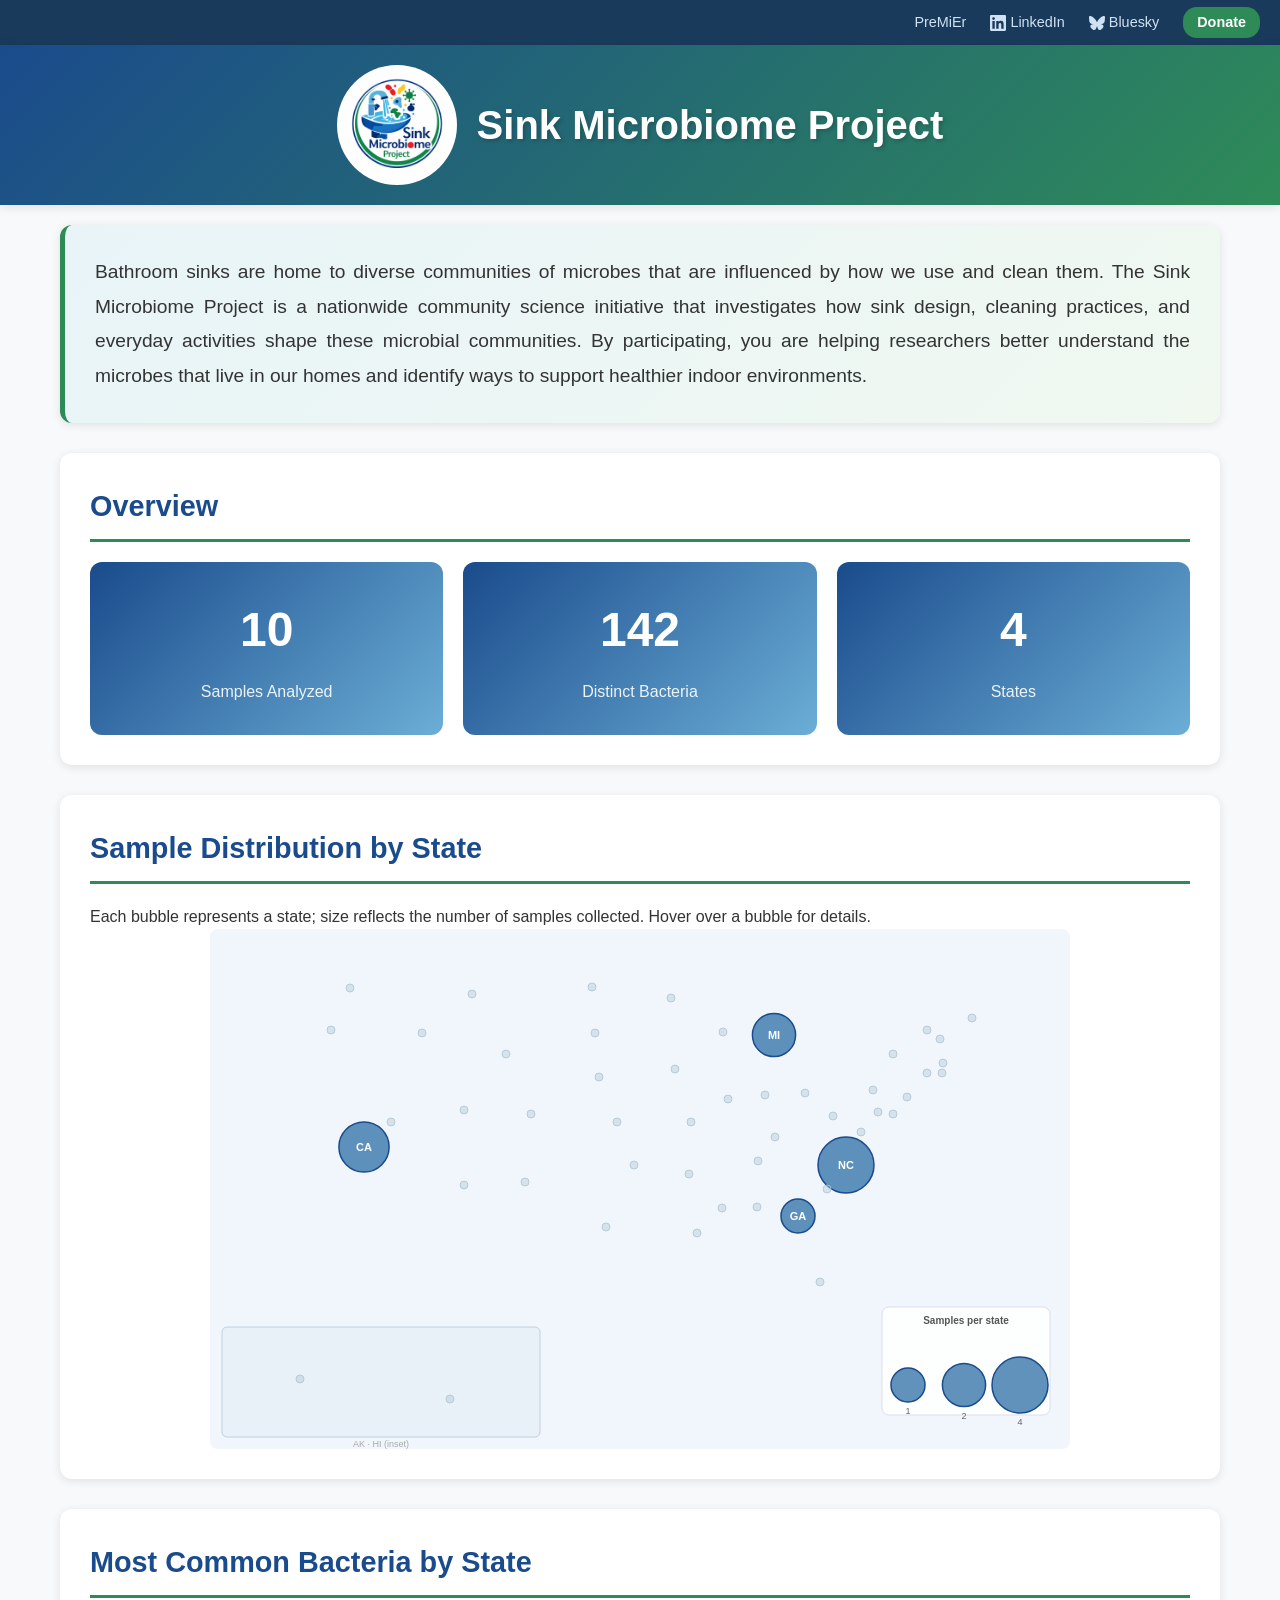
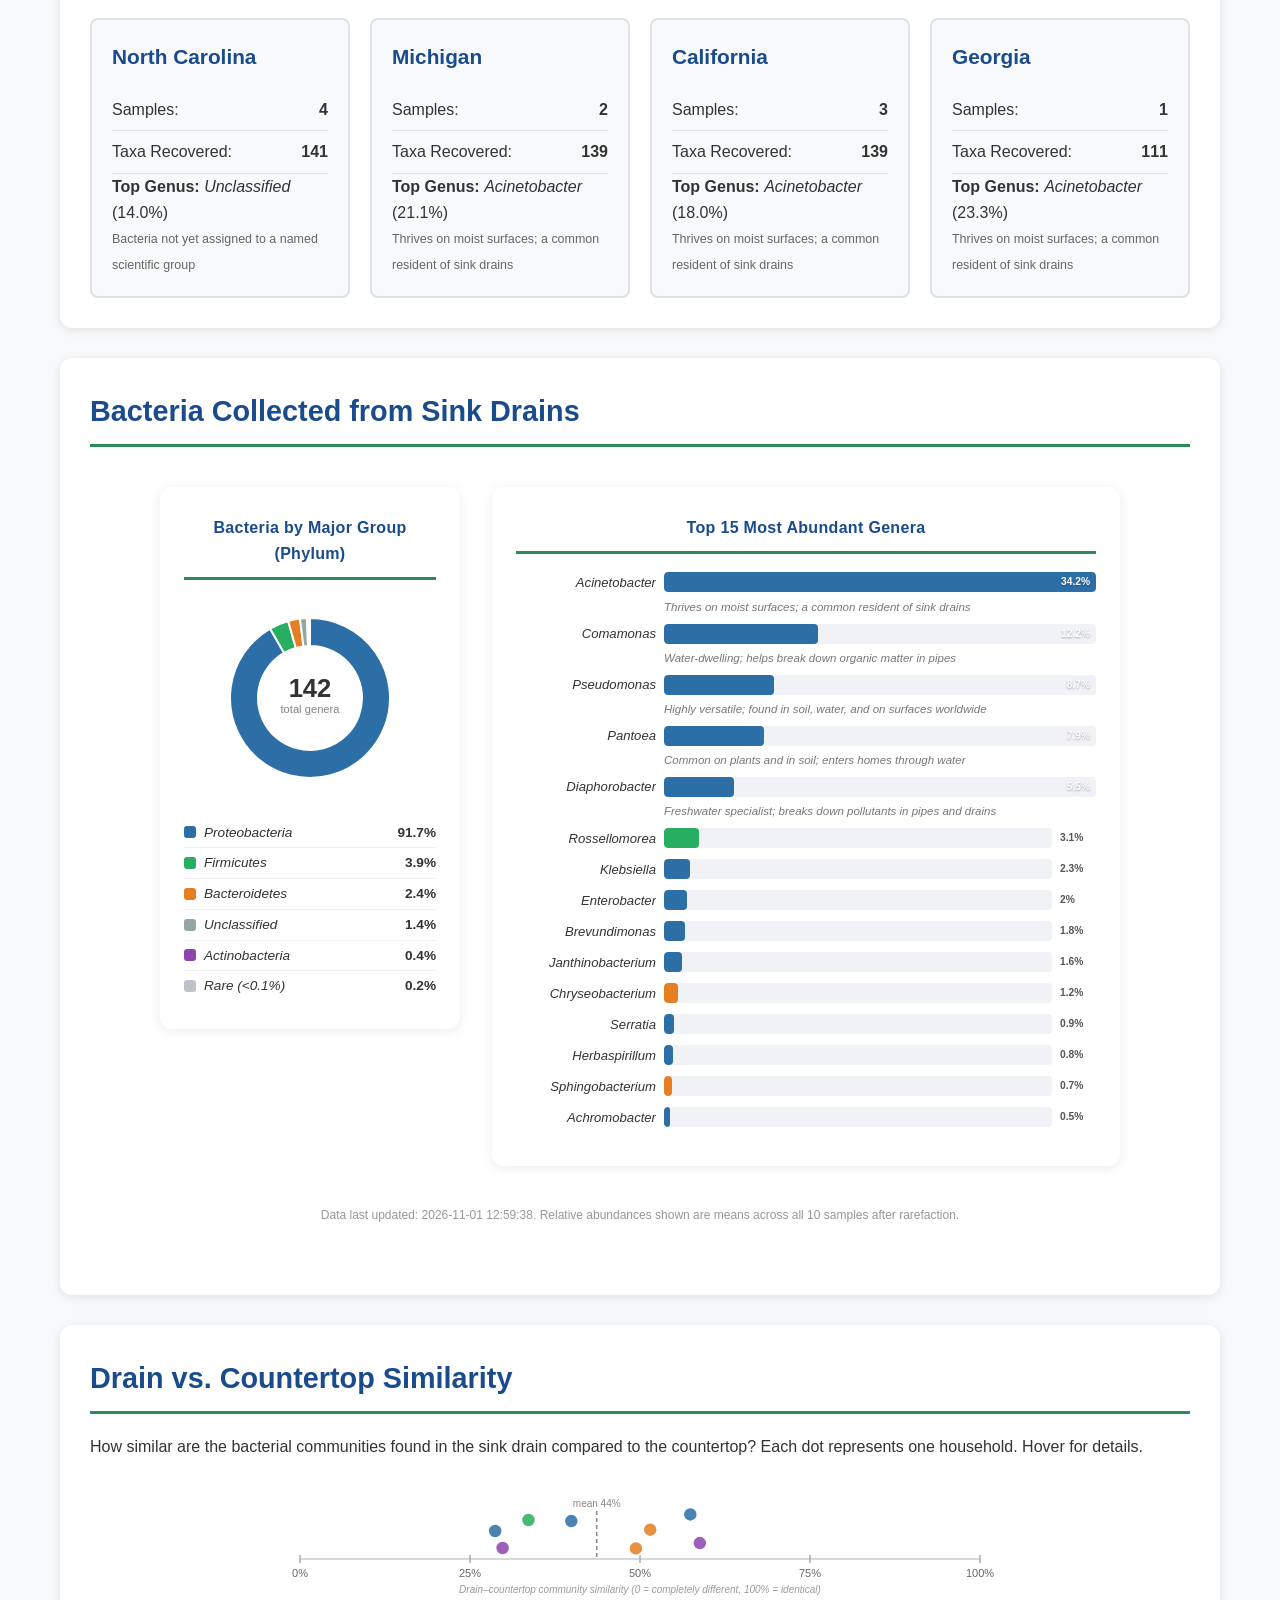
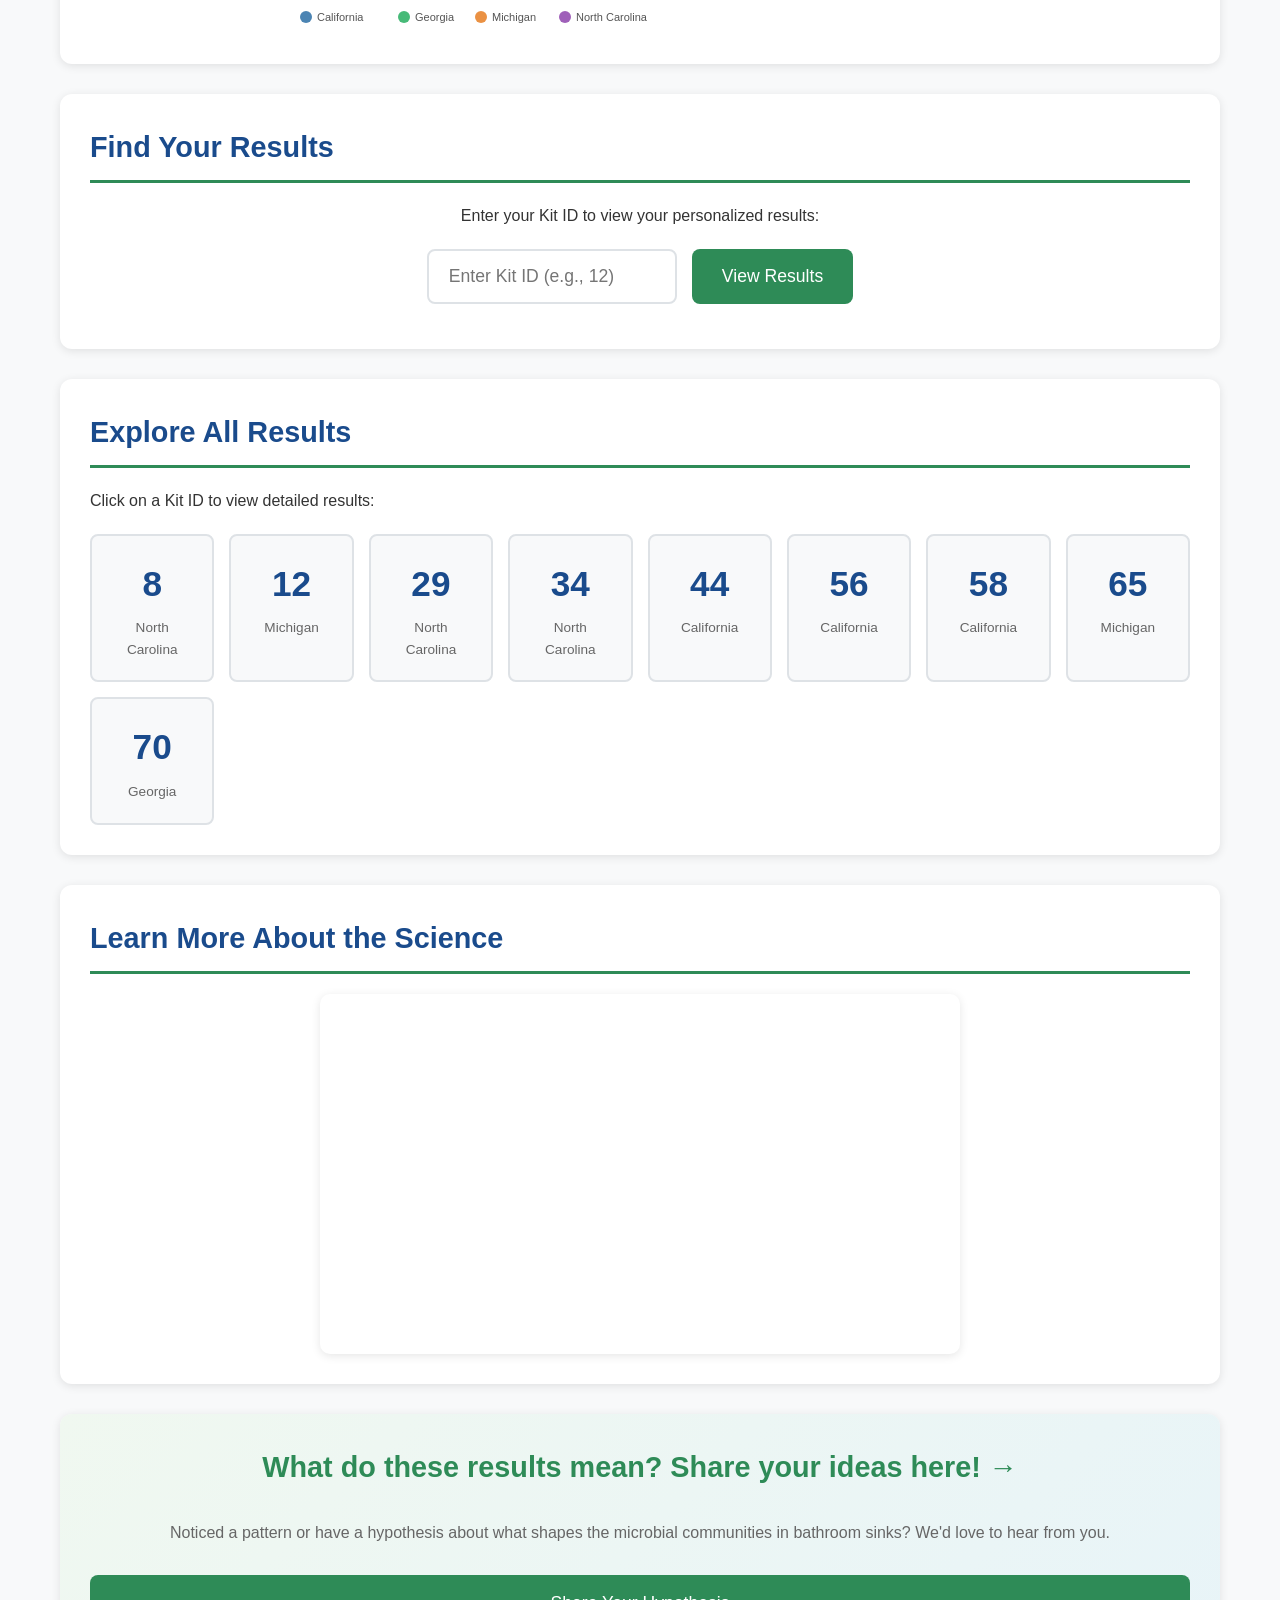
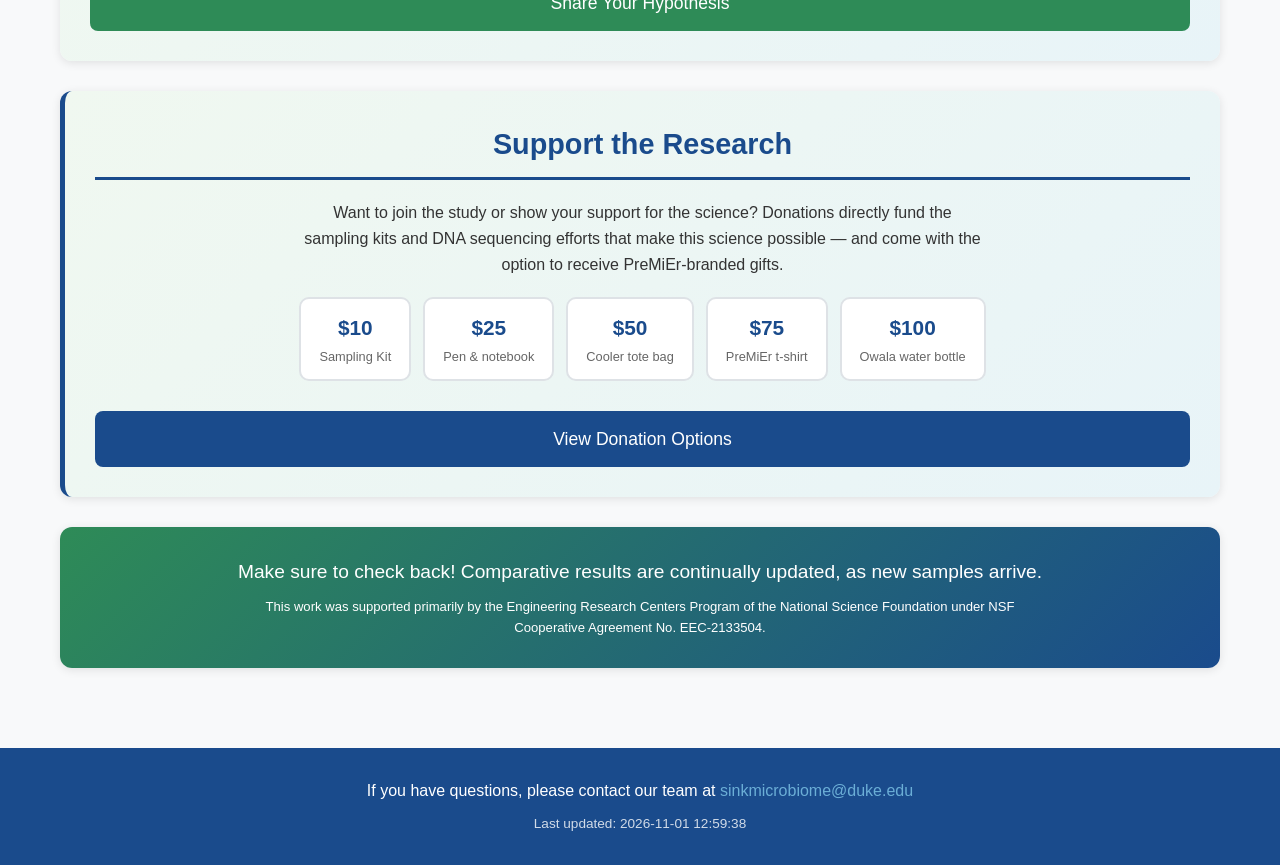
<file: index.html>
<!DOCTYPE html>
  <html>                                                                                                               
  <head>                                                    
    <meta charset="UTF-8">
    <title>Sink Microbiome Project</title>
    <script>window.location.replace('/website/');</script>
    <meta http-equiv="refresh" content="0; url=/website/">                                                             
  </head>                                                                                                              
  <body></body>                                                                                                        
  </html>
</file>
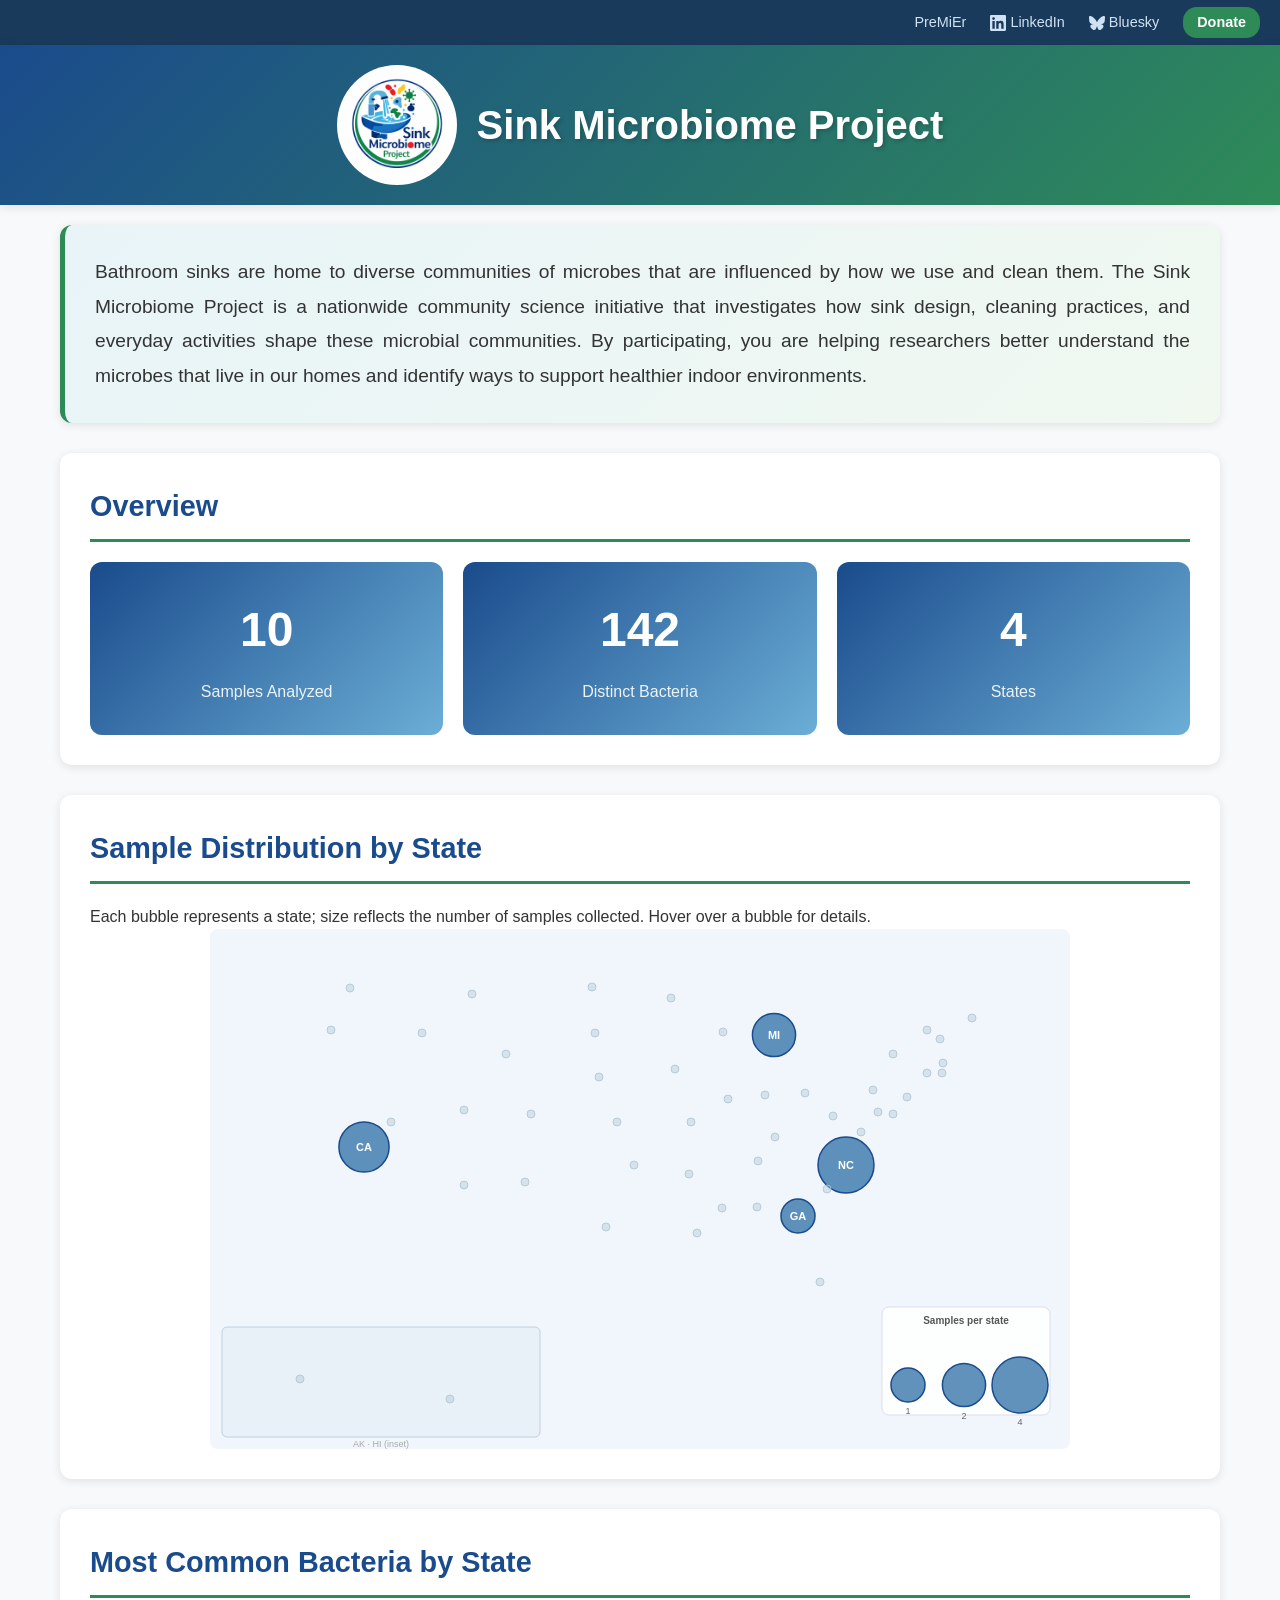
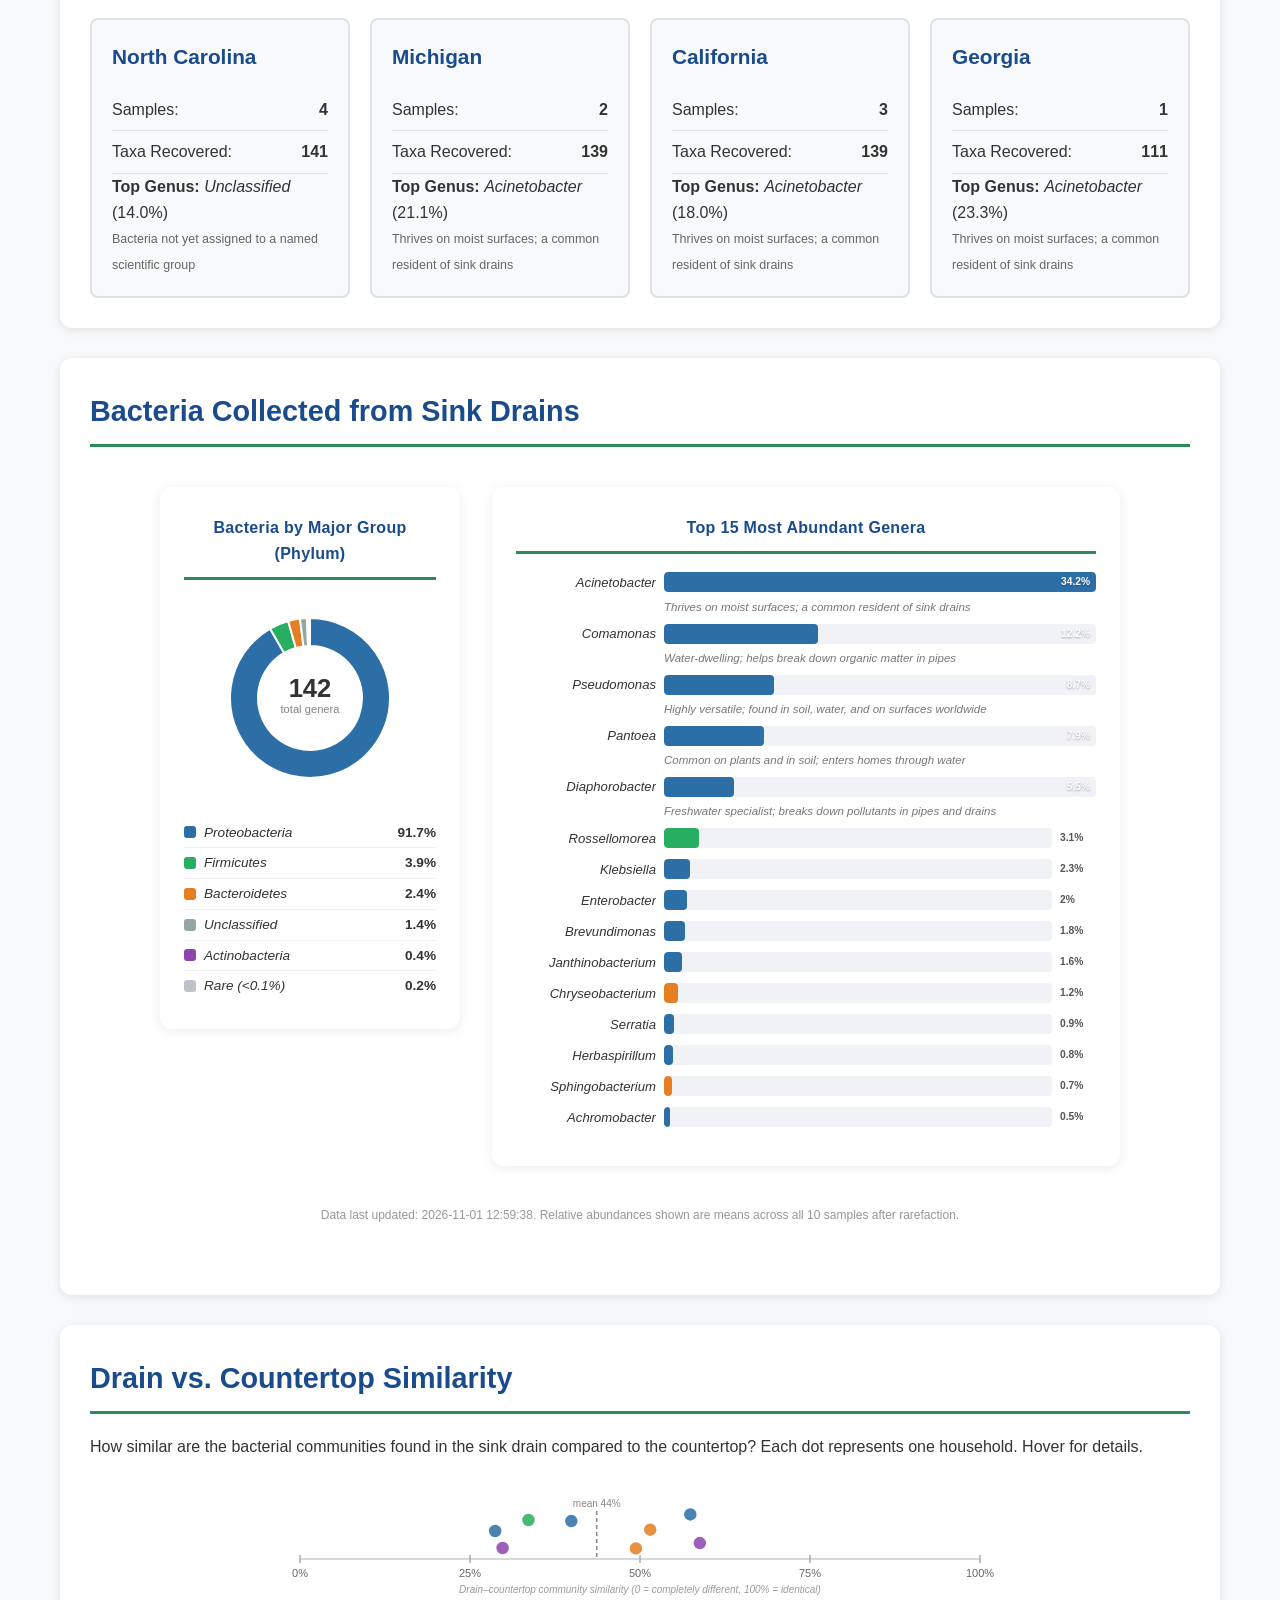
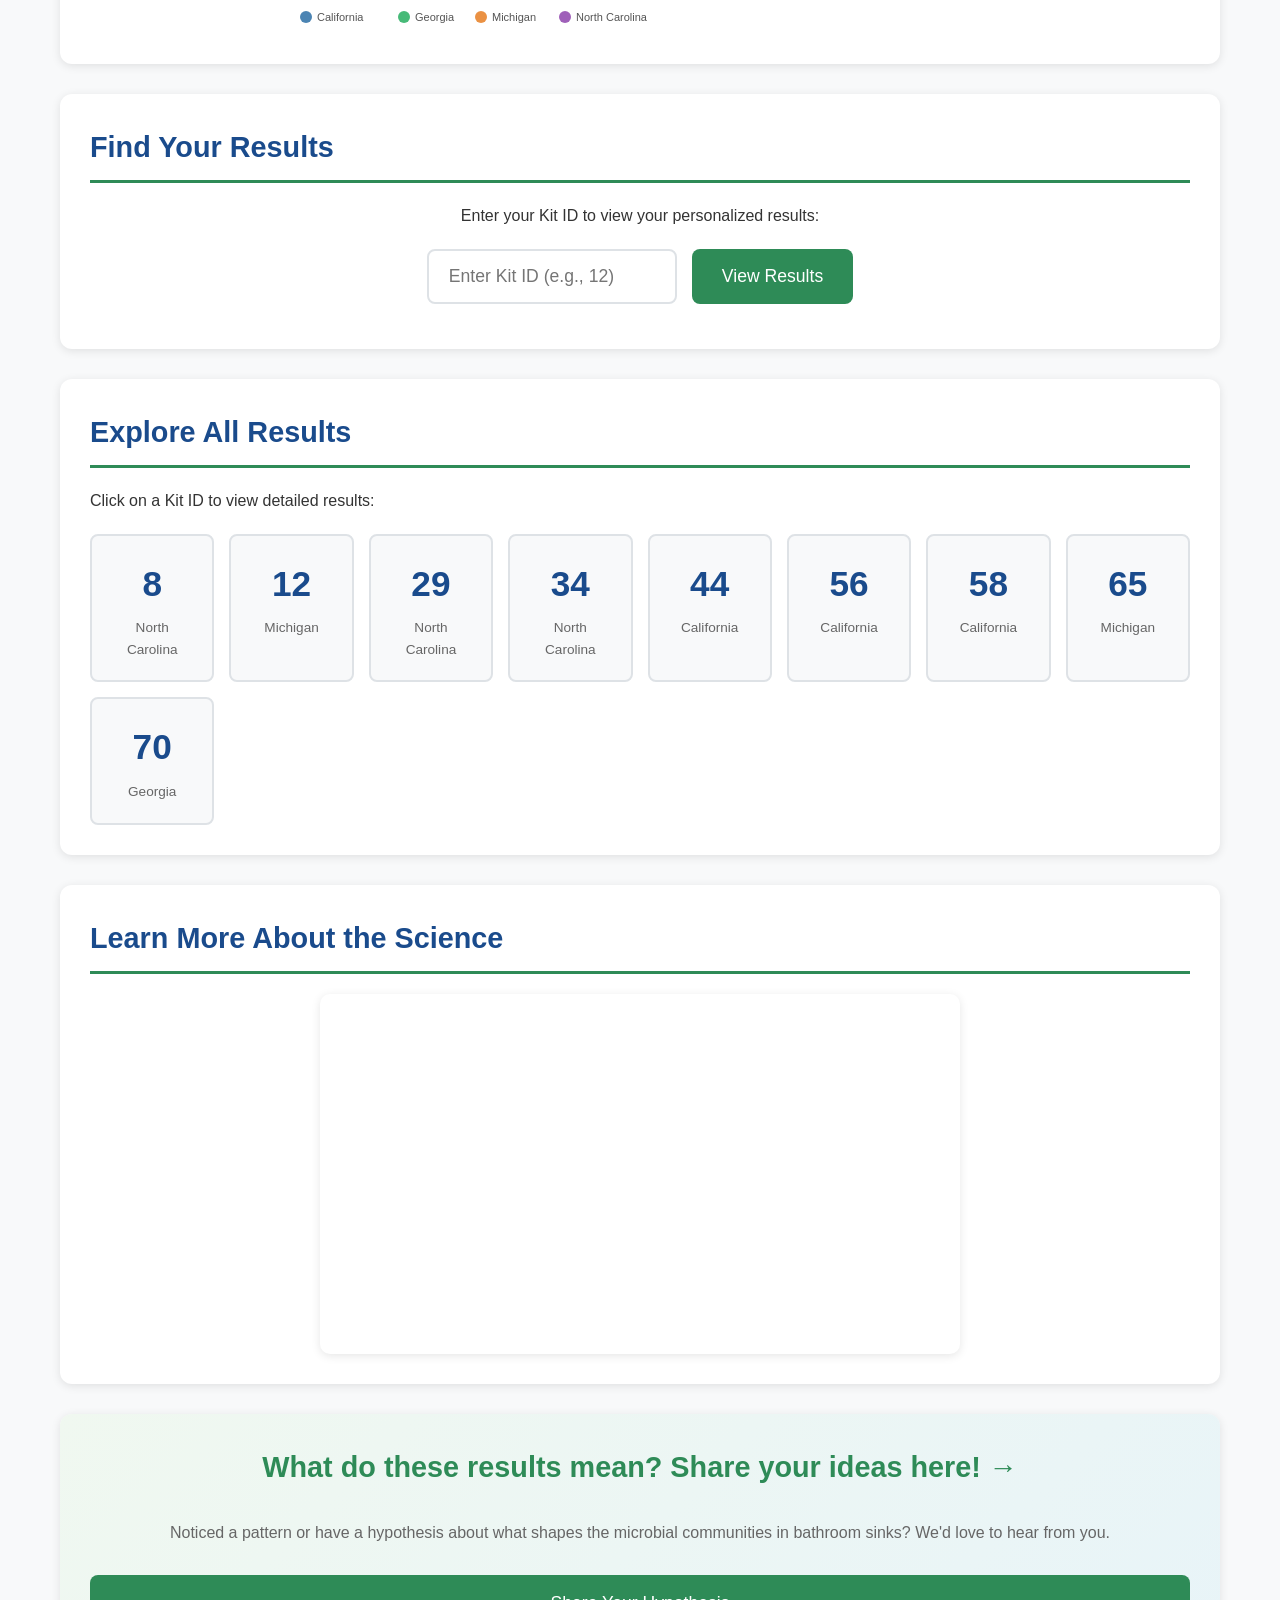
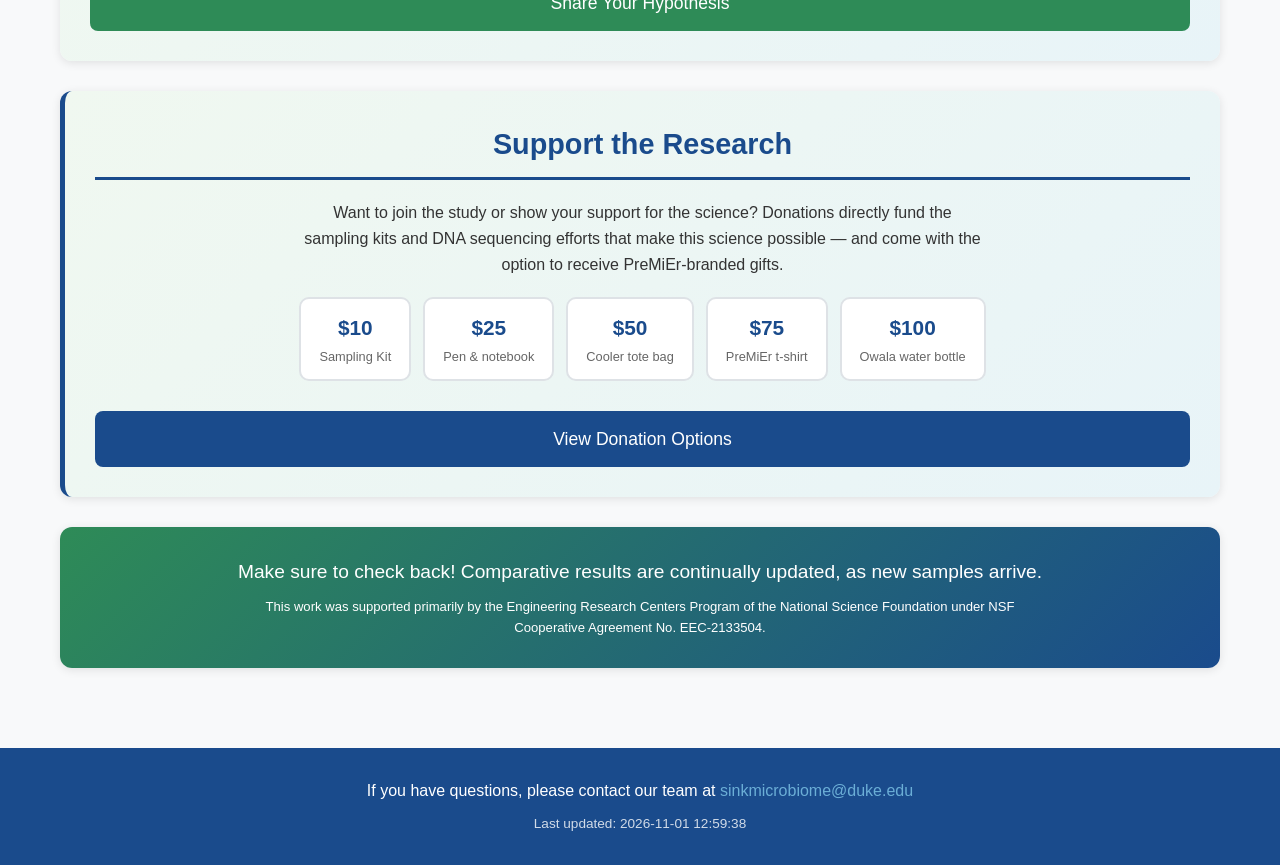
<file: website/index.html>
<!DOCTYPE html>
<html lang="en">
<head>
    <meta charset="UTF-8">
    <meta name="viewport" content="width=device-width, initial-scale=1.0">
    <title>Sink Microbiome Project</title>
    <link rel="stylesheet" href="css/styles.css">
    <link rel="icon" type="image/png" href="assets/logo.png">
</head>
<body>
    <!-- Top Nav Links -->
    <nav class="top-nav">
        <a href="https://premier-microbiome.org/" target="_blank" rel="noopener">PreMiEr</a>
        <a href="https://www.linkedin.com/company/premier-erc/" target="_blank" rel="noopener">
            <svg xmlns="http://www.w3.org/2000/svg" width="24" height="24" viewBox="0 0 24 24" fill="currentColor" style="vertical-align:middle;margin-right:4px;"><path d="M20.447 20.452h-3.554v-5.569c0-1.328-.027-3.037-1.852-3.037-1.853 0-2.136 1.445-2.136 2.939v5.667H9.351V9h3.414v1.561h.046c.477-.9 1.637-1.85 3.37-1.85 3.601 0 4.267 2.37 4.267 5.455v6.286zM5.337 7.433a2.062 2.062 0 0 1-2.063-2.065 2.064 2.064 0 1 1 2.063 2.065zm1.782 13.019H3.555V9h3.564v11.452zM22.225 0H1.771C.792 0 0 .774 0 1.729v20.542C0 23.227.792 24 1.771 24h20.451C23.2 24 24 23.227 24 22.271V1.729C24 .774 23.2 0 22.222 0h.003z"/></svg>LinkedIn
        </a>
        <a href="https://bsky.app/profile/premiererc.bsky.social" target="_blank" rel="noopener">
            <svg xmlns="http://www.w3.org/2000/svg" width="24" height="24" viewBox="0 0 24 24" fill="currentColor" style="vertical-align:middle;margin-right:4px;"><path d="M12 10.8c-1.087-2.114-4.046-6.053-6.798-7.995C2.566.944 1.561 1.266.902 1.565.139 1.908 0 3.08 0 3.768c0 .69.378 5.65.624 6.479.815 2.736 3.713 3.66 6.383 3.364.136-.02.275-.039.415-.056-.138.022-.276.04-.415.056-3.912.58-7.387 2.005-2.83 7.078 5.013 5.19 6.87-1.113 7.823-4.308.953 3.195 2.05 9.271 7.733 4.308 4.267-4.308 1.172-6.498-2.74-7.078a8.741 8.741 0 0 1-.415-.056c.14.017.279.036.415.056 2.67.297 5.568-.628 6.383-3.364.246-.828.624-5.79.624-6.478 0-.69-.139-1.861-.902-2.204-.659-.298-1.664-.62-4.3 1.24C16.046 4.748 13.087 8.687 12 10.8z"/></svg>Bluesky
        </a>
        <a href="donate.html" class="nav-donate">Donate</a>
    </nav>

    <!-- Header -->
    <header class="main-header">
        <div class="header-content">
            <img src="assets/logo.png" alt="Sink Microbiome Project Logo" class="logo">
            <h1>Sink Microbiome Project</h1>
        </div>
    </header>

    <!-- Main Content -->
    <main class="container">
        <!-- Project Description -->
        <section class="project-intro">
            <p class="intro-text">
                Bathroom sinks are home to diverse communities of microbes that are influenced by how we use and clean them. The Sink Microbiome Project is a nationwide community science initiative that investigates how sink design, cleaning practices, and everyday activities shape these microbial communities. By participating, you are helping researchers better understand the microbes that live in our homes and identify ways to support healthier indoor environments.
            </p>
        </section>

        <!-- Summary Statistics -->
        <section class="summary-section">
            <h2>Overview</h2>
            <div class="stats-grid">
                <div class="stat-card">
                    <div class="stat-number" id="total-samples">--</div>
                    <div class="stat-label">Samples Analyzed</div>
                </div>
                <div class="stat-card">
                    <div class="stat-number" id="total-taxa">--</div>
                    <div class="stat-label">Distinct Bacteria</div>
                </div>
                <div class="stat-card">
                    <div class="stat-number" id="total-states">--</div>
                    <div class="stat-label">States</div>
                </div>
            </div>
        </section>

        <!-- Sample Distribution Map -->
        <section class="map-section">
            <h2>Sample Distribution by State</h2>
            <p class="section-description">Each bubble represents a state; size reflects the number of samples collected. Hover over a bubble for details.</p>
            <div class="map-container">
                <svg id="us-bubble-map" viewBox="0 0 860 520" preserveAspectRatio="xMidYMid meet" aria-label="US map showing sample counts by state"></svg>
                <div id="map-tooltip" class="map-tooltip" style="display:none;"></div>
            </div>
        </section>

        <!-- Taxa by State -->
        <section class="county-section">
            <h2>Most Common Bacteria by State</h2>
            <div class="county-grid" id="state-grid">
                <!-- Populated by JavaScript -->
            </div>
        </section>

        <!-- Microbial Community Figure -->
        <section class="top-taxa-section">
            <h2>Bacteria Collected from Sink Drains</h2>
            <div class="figure-grid">
                <div class="figure-panel donut-panel">
                    <h2>Bacteria by Major Group (Phylum)</h2>
                    <div class="donut-wrap">
                        <svg id="donut-svg" viewBox="0 0 200 200"></svg>
                        <div class="donut-center">
                            <div class="big" id="donut-total">—</div>
                            <div class="small">total genera</div>
                        </div>
                    </div>
                    <ul class="phylum-legend" id="phylum-legend"></ul>
                </div>
                <div class="figure-panel bar-panel">
                    <h2>Top 15 Most Abundant Genera</h2>
                    <div id="bar-chart"></div>
                </div>
            </div>
            <p class="figure-note" id="figure-note"></p>
        </section>

        <!-- Drain vs Countertop Similarity -->
        <section class="similarity-summary-section" id="similarity-summary-section">
            <h2>Drain vs. Countertop Similarity</h2>
            <p class="section-description">How similar are the bacterial communities found in the sink drain compared to the countertop? Each dot represents one household. Hover for details.</p>
            <div class="sim-chart-container">
                <svg id="sim-chart" viewBox="0 0 800 175" preserveAspectRatio="xMidYMid meet" aria-label="Strip chart of drain–countertop similarity scores"></svg>
                <div id="sim-tooltip" class="sim-tooltip" style="display:none;"></div>
            </div>
        </section>

        <!-- Participant Lookup -->
        <section class="lookup-section">
            <h2>Find Your Results</h2>
            <p>Enter your Kit ID to view your personalized results:</p>
            <div class="lookup-form">
                <input type="text" id="kit-id-input" placeholder="Enter Kit ID (e.g., 12)">
                <button id="lookup-btn" onclick="lookupParticipant()">View Results</button>
            </div>
            <div id="lookup-error" class="error-message"></div>
        </section>

        <!-- All Participants -->
        <section class="participants-section">
            <h2>Explore All Results</h2>
            <p>Click on a Kit ID to view detailed results:</p>
            <div class="participants-grid" id="participants-grid">
                <!-- Populated by JavaScript -->
            </div>
        </section>
        
        <!-- Video Section -->
        <section class="video-section">
            <h2>Learn More About the Science</h2>
            <div class="video-embed">
                <iframe
                    src="https://www.youtube.com/embed/YQyS303z-vs"
                    allow="accelerometer; autoplay; clipboard-write; encrypted-media; gyroscope; picture-in-picture"
                    allowfullscreen
                    title="Meet the Microbes That Climb Out of Sinks – PBS SCI NC">
                </iframe>
            </div>
        </section>

        <!-- Hypothesis Link -->
        <section class="hypothesis-section">
            <h2><a href="hypothesis.html" style="color: inherit; text-decoration: none;">What do these results mean? Share your ideas here! &rarr;</a></h2>
            <p style="text-align:center; margin-top: 12px; color: var(--text-light);">Noticed a pattern or have a hypothesis about what shapes the microbial communities in bathroom sinks? We'd love to hear from you.</p>
            <div style="text-align:center; margin-top: 20px;">
                <a href="hypothesis.html" class="submit-btn" style="display:inline-block; text-decoration:none; padding: 14px 32px;">Share Your Hypothesis</a>
            </div>
        </section>

        <!-- Donation Teaser -->
        <section class="donate-teaser">
            <h2>Support the Research</h2>
            <p>
                Want to join the study or show your support for the science? Donations directly fund the sampling kits and DNA sequencing efforts that make this science possible — and come with the option to receive PreMiEr-branded gifts.
            </p>
            <div class="donate-teaser-tiers">
                <div class="teaser-tier"><span class="t-amount">$10</span><span class="t-label">Sampling Kit</span></div>
                <div class="teaser-tier"><span class="t-amount">$25</span><span class="t-label">Pen &amp; notebook</span></div>
                <div class="teaser-tier"><span class="t-amount">$50</span><span class="t-label">Cooler tote bag</span></div>
                <div class="teaser-tier"><span class="t-amount">$75</span><span class="t-label">PreMiEr t-shirt</span></div>
                <div class="teaser-tier"><span class="t-amount">$100</span><span class="t-label">Owala water bottle</span></div>
            </div>
            <a href="donate.html" class="submit-btn" style="display:inline-block; text-decoration:none; padding:14px 36px; background:var(--primary-blue);">View Donation Options</a>
        </section>

        <!-- Updates Notice -->
        <section class="updates-notice">
            <p class="update-text">
                Make sure to check back! Comparative results are continually updated, as new samples arrive.
            </p>
            <p class="funding-text">This work was supported primarily by the Engineering Research Centers Program of the National Science Foundation under NSF Cooperative Agreement No. EEC-2133504.</p>
        </section>
    </main>

    <!-- Footer -->
    <footer class="main-footer">
        <p class="contact-text">
            If you have questions, please contact our team at
            <a href="mailto:sinkmicrobiome@duke.edu">sinkmicrobiome@duke.edu</a>
        </p>
        <p class="last-updated">Last updated: <span id="last-updated">--</span></p>
    </footer>

    <script src="js/main.js"></script>
</body>
</html>
</file>
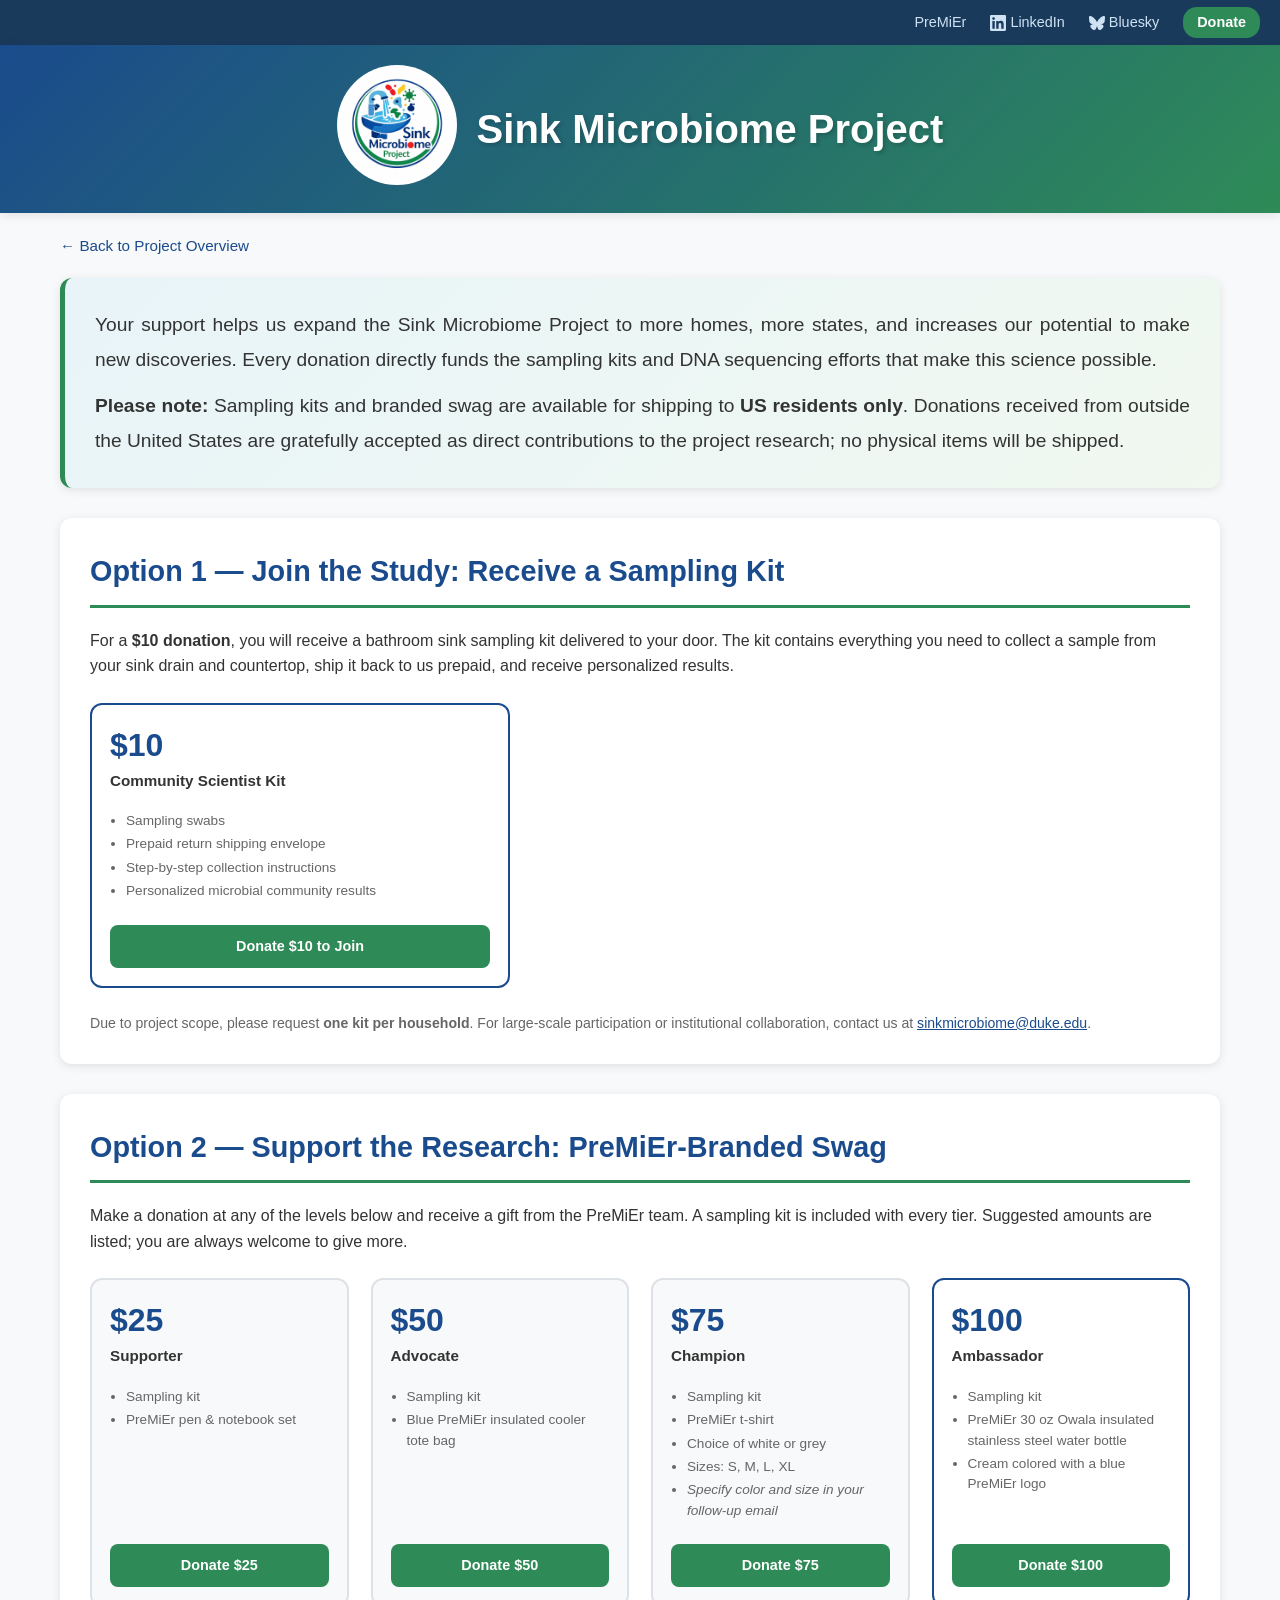
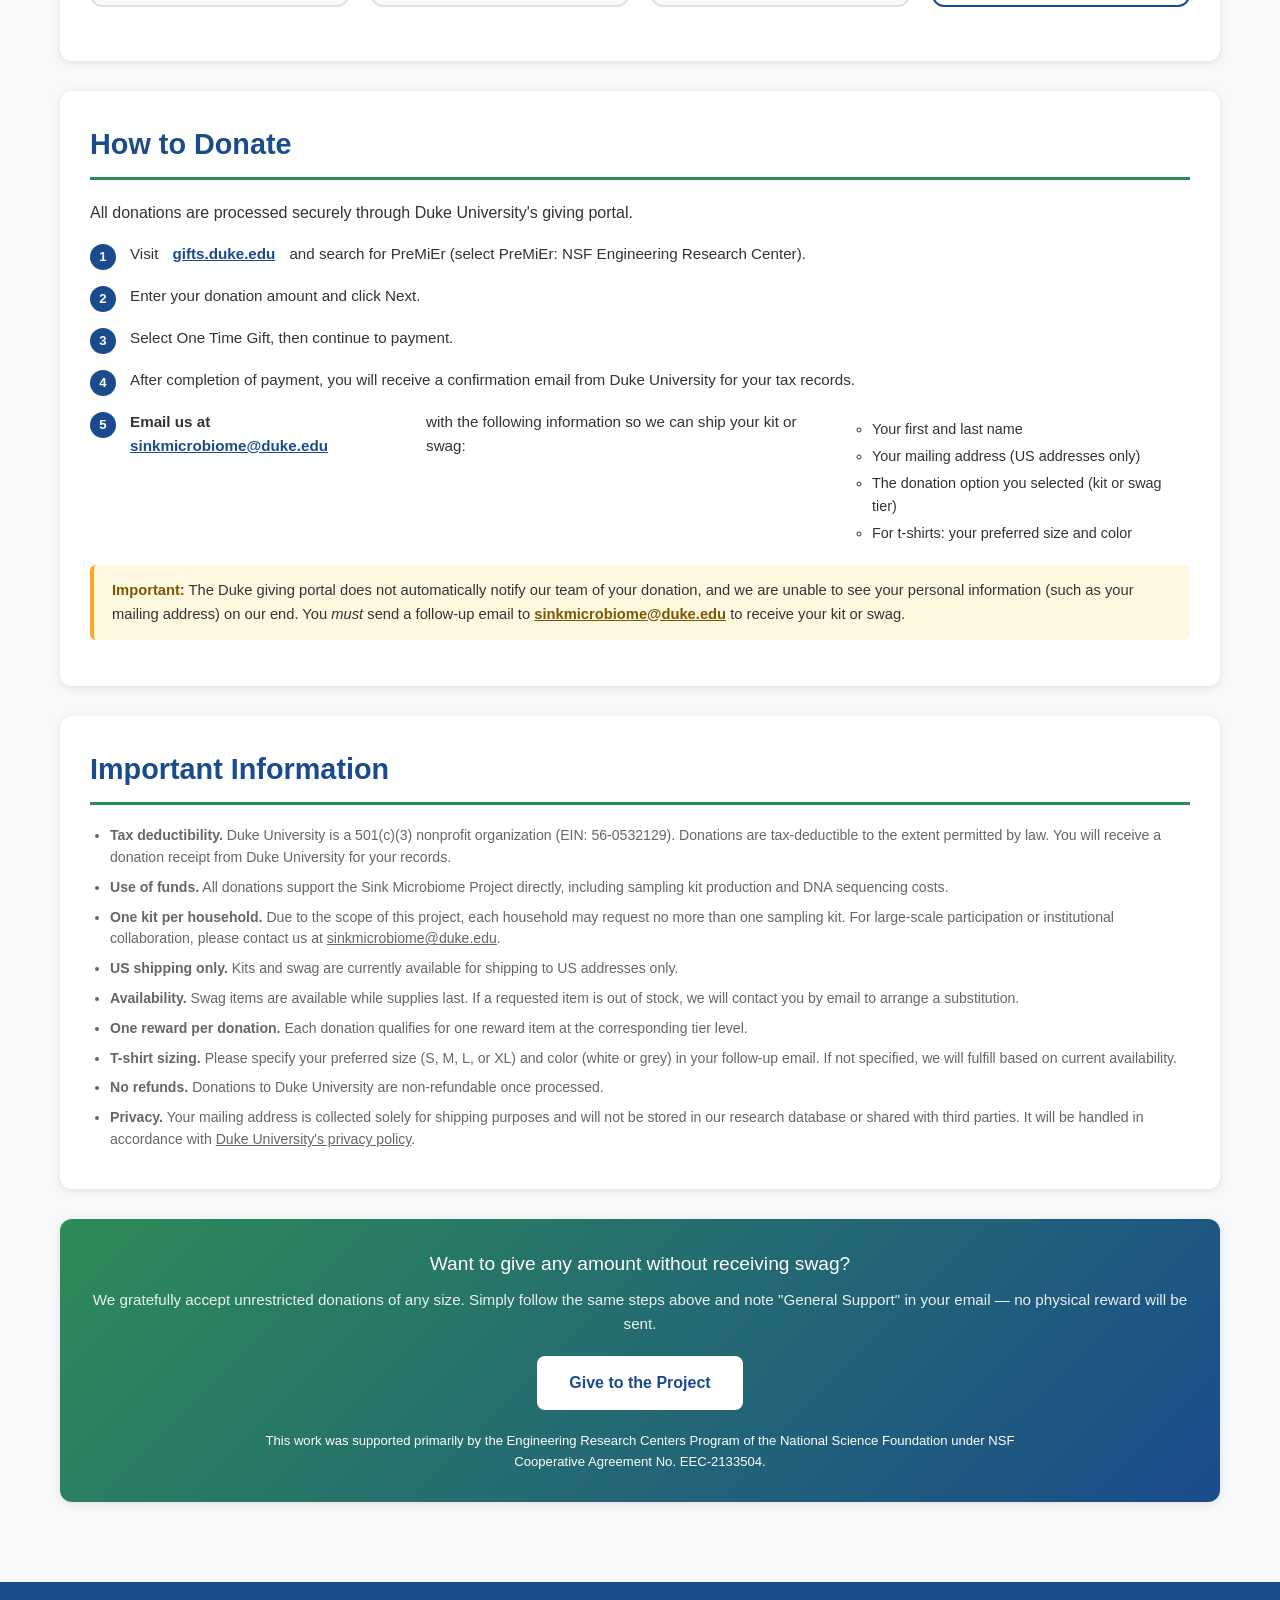
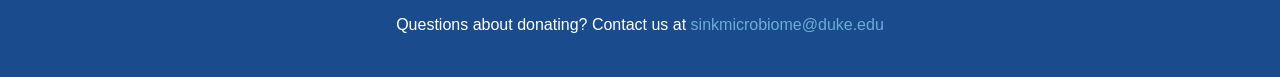
<file: website/donate.html>
<!DOCTYPE html>
<html lang="en">
<head>
    <meta charset="UTF-8">
    <meta name="viewport" content="width=device-width, initial-scale=1.0">
    <title>Support the Project – Sink Microbiome Project</title>
    <link rel="stylesheet" href="css/styles.css">
    <link rel="icon" type="image/png" href="assets/logo.png">
</head>
<body>

<nav class="top-nav">
    <a href="https://premier-microbiome.org/" target="_blank" rel="noopener">PreMiEr</a>
    <a href="https://www.linkedin.com/company/premier-erc/" target="_blank" rel="noopener">
        <svg xmlns="http://www.w3.org/2000/svg" width="24" height="24" viewBox="0 0 24 24" fill="currentColor" style="vertical-align:middle;margin-right:4px;"><path d="M20.447 20.452h-3.554v-5.569c0-1.328-.027-3.037-1.852-3.037-1.853 0-2.136 1.445-2.136 2.939v5.667H9.351V9h3.414v1.561h.046c.477-.9 1.637-1.85 3.37-1.85 3.601 0 4.267 2.37 4.267 5.455v6.286zM5.337 7.433a2.062 2.062 0 0 1-2.063-2.065 2.064 2.064 0 1 1 2.063 2.065zm1.782 13.019H3.555V9h3.564v11.452zM22.225 0H1.771C.792 0 0 .774 0 1.729v20.542C0 23.227.792 24 1.771 24h20.451C23.2 24 24 23.227 24 22.271V1.729C24 .774 23.2 0 22.222 0h.003z"/></svg>LinkedIn
    </a>
    <a href="https://bsky.app/profile/premiererc.bsky.social" target="_blank" rel="noopener">
        <svg xmlns="http://www.w3.org/2000/svg" width="24" height="24" viewBox="0 0 24 24" fill="currentColor" style="vertical-align:middle;margin-right:4px;"><path d="M12 10.8c-1.087-2.114-4.046-6.053-6.798-7.995C2.566.944 1.561 1.266.902 1.565.139 1.908 0 3.08 0 3.768c0 .69.378 5.65.624 6.479.815 2.736 3.713 3.66 6.383 3.364.136-.02.275-.039.415-.056-.138.022-.276.04-.415.056-3.912.58-7.387 2.005-2.83 7.078 5.013 5.19 6.87-1.113 7.823-4.308.953 3.195 2.05 9.271 7.733 4.308 4.267-4.308 1.172-6.498-2.74-7.078a8.741 8.741 0 0 1-.415-.056c.14.017.279.036.415.056 2.67.297 5.568-.628 6.383-3.364.246-.828.624-5.79.624-6.478 0-.69-.139-1.861-.902-2.204-.659-.298-1.664-.62-4.3 1.24C16.046 4.748 13.087 8.687 12 10.8z"/></svg>Bluesky
    </a>
    <a href="donate.html" class="nav-donate">Donate</a>
</nav>

<header class="main-header">
    <div class="header-content">
        <a href="index.html">
            <img src="assets/logo.png" alt="Sink Microbiome Project Logo" class="logo">
        </a>
        <h1>Sink Microbiome Project</h1>
    </div>
</header>

<main class="container">

    <nav class="back-nav" style="margin-bottom: 20px;">
        <a href="index.html" style="color: var(--primary-blue); text-decoration: none; font-size: 0.95rem;">&larr; Back to Project Overview</a>
    </nav>

    <!-- Page intro -->
    <section class="project-intro">
        <p class="intro-text">
            Your support helps us expand the Sink Microbiome Project to more homes, more states, and increases our potential to make new discoveries. Every donation directly funds the sampling kits and DNA sequencing efforts that make this science possible.
        </p>
        <p class="intro-text" style="margin-top:12px;">
            <strong>Please note:</strong> Sampling kits and branded swag are available for shipping to <strong>US residents only</strong>. Donations received from outside the United States are gratefully accepted as direct contributions to the project research; no physical items will be shipped.
        </p>
    </section>

    <!-- Option 1: Join the Study ($10 kit) -->
    <section>
        <h2>Option 1 — Join the Study: Receive a Sampling Kit</h2>
        <p class="section-description">
            For a <strong>$10 donation</strong>, you will receive a bathroom sink sampling kit delivered to your door. The kit contains everything you need to collect a sample from your sink drain and countertop, ship it back to us prepaid, and receive personalized results.
        </p>

        <div class="tier-grid" style="grid-template-columns: 1fr; max-width: 420px;">
            <div class="tier-card featured">
                <div class="tier-amount">$10</div>
                <div class="tier-name">Community Scientist Kit</div>
                <div class="tier-desc">
                    <ul>
                        <li>Sampling swabs</li>
                        <li>Prepaid return shipping envelope</li>
                        <li>Step-by-step collection instructions</li>
                        <li>Personalized microbial community results</li>
                    </ul>
                </div>
                <a href="https://www.gifts.duke.edu/" target="_blank" rel="noopener" class="tier-btn">Donate $10 to Join</a>
            </div>
        </div>

        <p style="font-size:0.88rem; color: var(--text-light); margin-top: 8px;">
            Due to project scope, please request <strong>one kit per household</strong>. For large-scale participation or institutional collaboration, contact us at
            <a href="mailto:sinkmicrobiome@duke.edu" style="color: var(--primary-blue);">sinkmicrobiome@duke.edu</a>.
        </p>
    </section>

    <!-- Option 2: Support the Project (tiered swag) -->
    <section>
        <h2>Option 2 — Support the Research: PreMiEr-Branded Swag</h2>
        <p class="section-description">
            Make a donation at any of the levels below and receive a gift from the PreMiEr team. A sampling kit is included with every tier. Suggested amounts are listed; you are always welcome to give more.
        </p>

        <div class="tier-grid">

            <div class="tier-card">
                <div class="tier-amount">$25</div>
                <div class="tier-name">Supporter</div>
                <div class="tier-desc">
                    <ul>
                        <li>Sampling kit</li>
                        <li>PreMiEr pen &amp; notebook set</li>
                    </ul>
                </div>
                <a href="https://www.gifts.duke.edu/" target="_blank" rel="noopener" class="tier-btn">Donate $25</a>
            </div>

            <div class="tier-card">
                <div class="tier-amount">$50</div>
                <div class="tier-name">Advocate</div>
                <div class="tier-desc">
                    <ul>
                        <li>Sampling kit</li>
                        <li>Blue PreMiEr insulated cooler tote bag</li>
                    </ul>
                </div>
                <a href="https://www.gifts.duke.edu/" target="_blank" rel="noopener" class="tier-btn">Donate $50</a>
            </div>

            <div class="tier-card">
                <div class="tier-amount">$75</div>
                <div class="tier-name">Champion</div>
                <div class="tier-desc">
                    <ul>
                        <li>Sampling kit</li>
                        <li>PreMiEr t-shirt</li>
                        <li>Choice of white or grey</li>
                        <li>Sizes: S, M, L, XL</li>
                        <li><em>Specify color and size in your follow-up email</em></li>
                    </ul>
                </div>
                <a href="https://www.gifts.duke.edu/" target="_blank" rel="noopener" class="tier-btn">Donate $75</a>
            </div>

            <div class="tier-card featured">
                <div class="tier-amount">$100</div>
                <div class="tier-name">Ambassador</div>
                <div class="tier-desc">
                    <ul>
                        <li>Sampling kit</li>
                        <li>PreMiEr 30 oz Owala insulated stainless steel water bottle</li>
                        <li>Cream colored with a blue PreMiEr logo</li>
                    </ul>
                </div>
                <a href="https://www.gifts.duke.edu/" target="_blank" rel="noopener" class="tier-btn">Donate $100</a>
            </div>

        </div>
    </section>

    <!-- Step-by-step instructions -->
    <section>
        <h2>How to Donate</h2>
        <p class="section-description">All donations are processed securely through Duke University's giving portal.</p>

        <ol class="donate-steps">
            <li>Visit <a href="https://www.gifts.duke.edu/" target="_blank" rel="noopener" style="color:var(--primary-blue);font-weight:600;">gifts.duke.edu</a> and search for PreMiEr (select PreMiEr: NSF Engineering Research Center).</li>
            <li>Enter your donation amount and click Next.</li>
            <li>Select One Time Gift, then continue to payment.</li>
            <li>After completion of payment, you will receive a confirmation email from Duke University for your tax records.</li>
            <li>
                <strong>Email us at <a href="mailto:sinkmicrobiome@duke.edu" style="color:var(--primary-blue);">sinkmicrobiome@duke.edu</a></strong> with the following information so we can ship your kit or swag:
                <ul>
                    <li>Your first and last name</li>
                    <li>Your mailing address (US addresses only)</li>
                    <li>The donation option you selected (kit or swag tier)</li>
                    <li>For t-shirts: your preferred size and color</li>
                </ul>
            </li>
        </ol>

        <div class="alert-box">
            <strong>Important:</strong> The Duke giving portal does not automatically notify our team of your donation, and we are unable to see your personal information (such as your mailing address) on our end. You <em>must</em> send a follow-up email to <a href="mailto:sinkmicrobiome@duke.edu" style="color:#7b5800;font-weight:600;">sinkmicrobiome@duke.edu</a> to receive your kit or swag.
        </div>
    </section>

    <!-- Disclaimers -->
    <section>
        <h2>Important Information</h2>
        <ul class="disclaimers-list">
            <li><strong>Tax deductibility.</strong> Duke University is a 501(c)(3) nonprofit organization (EIN: 56-0532129). Donations are tax-deductible to the extent permitted by law. You will receive a donation receipt from Duke University for your records.</li>
            <li><strong>Use of funds.</strong> All donations support the Sink Microbiome Project directly, including sampling kit production and DNA sequencing costs.</li>
            <li><strong>One kit per household.</strong> Due to the scope of this project, each household may request no more than one sampling kit. For large-scale participation or institutional collaboration, please contact us at <a href="mailto:sinkmicrobiome@duke.edu" style="color:inherit;">sinkmicrobiome@duke.edu</a>.</li>
            <li><strong>US shipping only.</strong> Kits and swag are currently available for shipping to US addresses only.</li>
            <li><strong>Availability.</strong> Swag items are available while supplies last. If a requested item is out of stock, we will contact you by email to arrange a substitution.</li>
            <li><strong>One reward per donation.</strong> Each donation qualifies for one reward item at the corresponding tier level.</li>
            <li><strong>T-shirt sizing.</strong> Please specify your preferred size (S, M, L, or XL) and color (white or grey) in your follow-up email. If not specified, we will fulfill based on current availability.</li>
            <li><strong>No refunds.</strong> Donations to Duke University are non-refundable once processed.</li>
            <li><strong>Privacy.</strong> Your mailing address is collected solely for shipping purposes and will not be stored in our research database or shared with third parties. It will be handled in accordance with <a href="https://duke.edu/privacy/" target="_blank" rel="noopener" style="color:inherit;">Duke University's privacy policy</a>.</li>
        </ul>
    </section>

    <!-- General / open-ended donation -->
    <section class="updates-notice">
        <p class="update-text">Want to give any amount without receiving swag?</p>
        <p style="margin: 8px 0 20px; opacity: 0.9; font-size: 0.95rem;">We gratefully accept unrestricted donations of any size. Simply follow the same steps above and note "General Support" in your email — no physical reward will be sent.</p>
        <div style="text-align:center;">
            <a href="https://www.gifts.duke.edu/" target="_blank" rel="noopener"
               style="display:inline-block; background:#fff; color:var(--primary-blue); font-weight:700; padding:14px 32px; border-radius:8px; text-decoration:none; font-size:1rem;">
               Give to the Project
            </a>
        </div>
        <p class="funding-text" style="margin-top:20px;">This work was supported primarily by the Engineering Research Centers Program of the National Science Foundation under NSF Cooperative Agreement No. EEC-2133504.</p>
    </section>

</main>

<footer class="main-footer">
    <p class="contact-text">
        Questions about donating? Contact us at
        <a href="mailto:sinkmicrobiome@duke.edu">sinkmicrobiome@duke.edu</a>
    </p>
</footer>

</body>
</html>
</file>
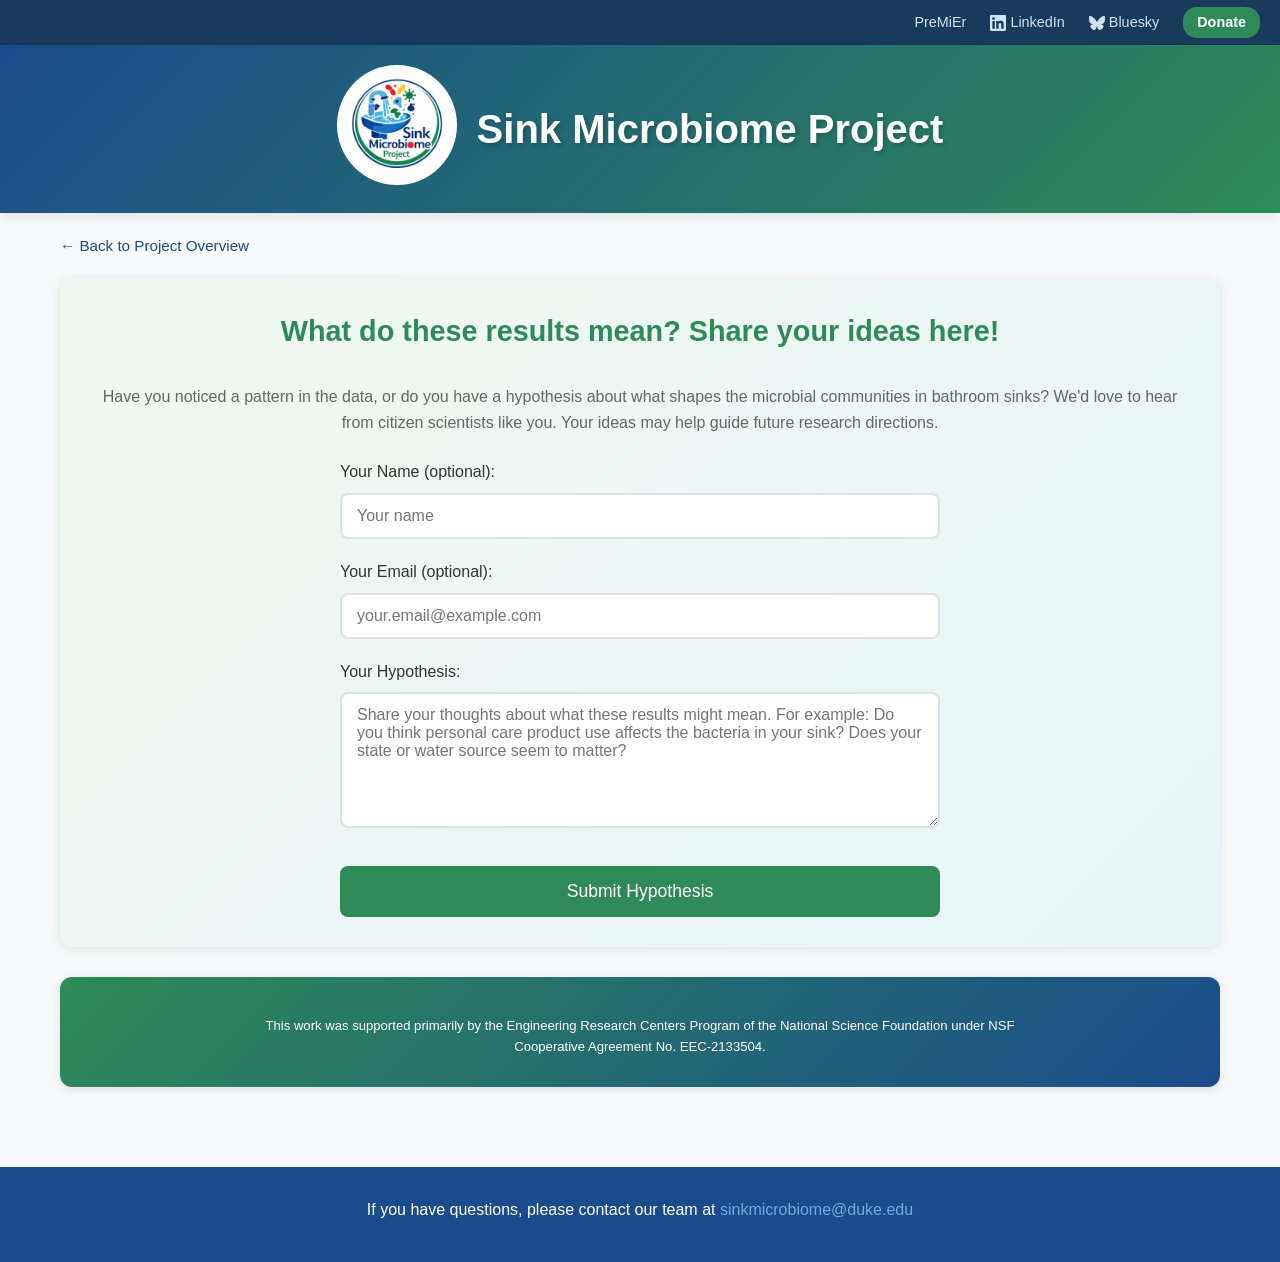
<file: website/hypothesis.html>
<!DOCTYPE html>
<html lang="en">
<head>
    <meta charset="UTF-8">
    <meta name="viewport" content="width=device-width, initial-scale=1.0">
    <title>Share Your Hypothesis – Sink Microbiome Project</title>
    <link rel="stylesheet" href="css/styles.css">
    <link rel="icon" type="image/png" href="assets/logo.png">
</head>
<body>

<nav class="top-nav">
    <a href="https://premier-microbiome.org/" target="_blank" rel="noopener">PreMiEr</a>
    <a href="https://www.linkedin.com/company/premier-erc/" target="_blank" rel="noopener">
        <svg xmlns="http://www.w3.org/2000/svg" width="24" height="24" viewBox="0 0 24 24" fill="currentColor" style="vertical-align:middle;margin-right:4px;"><path d="M20.447 20.452h-3.554v-5.569c0-1.328-.027-3.037-1.852-3.037-1.853 0-2.136 1.445-2.136 2.939v5.667H9.351V9h3.414v1.561h.046c.477-.9 1.637-1.85 3.37-1.85 3.601 0 4.267 2.37 4.267 5.455v6.286zM5.337 7.433a2.062 2.062 0 0 1-2.063-2.065 2.064 2.064 0 1 1 2.063 2.065zm1.782 13.019H3.555V9h3.564v11.452zM22.225 0H1.771C.792 0 0 .774 0 1.729v20.542C0 23.227.792 24 1.771 24h20.451C23.2 24 24 23.227 24 22.271V1.729C24 .774 23.2 0 22.222 0h.003z"/></svg>LinkedIn
    </a>
    <a href="https://bsky.app/profile/premiererc.bsky.social" target="_blank" rel="noopener">
        <svg xmlns="http://www.w3.org/2000/svg" width="24" height="24" viewBox="0 0 24 24" fill="currentColor" style="vertical-align:middle;margin-right:4px;"><path d="M12 10.8c-1.087-2.114-4.046-6.053-6.798-7.995C2.566.944 1.561 1.266.902 1.565.139 1.908 0 3.08 0 3.768c0 .69.378 5.65.624 6.479.815 2.736 3.713 3.66 6.383 3.364.136-.02.275-.039.415-.056-.138.022-.276.04-.415.056-3.912.58-7.387 2.005-2.83 7.078 5.013 5.19 6.87-1.113 7.823-4.308.953 3.195 2.05 9.271 7.733 4.308 4.267-4.308 1.172-6.498-2.74-7.078a8.741 8.741 0 0 1-.415-.056c.14.017.279.036.415.056 2.67.297 5.568-.628 6.383-3.364.246-.828.624-5.79.624-6.478 0-.69-.139-1.861-.902-2.204-.659-.298-1.664-.62-4.3 1.24C16.046 4.748 13.087 8.687 12 10.8z"/></svg>Bluesky
    </a>
    <a href="donate.html" class="nav-donate">Donate</a>
</nav>

<header class="main-header">
    <div class="header-content">
        <a href="index.html">
            <img src="assets/logo.png" alt="Sink Microbiome Project Logo" class="logo">
        </a>
        <h1>Sink Microbiome Project</h1>
    </div>
</header>

<main class="container">

    <nav class="back-nav" style="margin-bottom: 20px;">
        <a href="index.html" style="color: var(--primary-blue); text-decoration: none; font-size: 0.95rem;">&larr; Back to Project Overview</a>
    </nav>

    <section class="hypothesis-section">
        <h2>What do these results mean? Share your ideas here!</h2>
        <p style="text-align:center; margin-bottom: 24px; color: var(--text-light);">
            Have you noticed a pattern in the data, or do you have a hypothesis about what shapes the microbial communities in bathroom sinks? We'd love to hear from citizen scientists like you. Your ideas may help guide future research directions.
        </p>
        <form class="hypothesis-form" action="https://formsubmit.co/sinkmicrobiome@duke.edu" method="POST">
            <input type="hidden" name="_subject" value="Sink Microbiome Project - Hypothesis Submission">
            <input type="hidden" name="_captcha" value="false">
            <input type="hidden" name="_template" value="table">
            <input type="hidden" name="_next" value="https://sinkmicrobiome.org/website/hypothesis.html?submitted=true">
            <div class="form-group">
                <label for="name">Your Name (optional):</label>
                <input type="text" id="name" name="name" placeholder="Your name">
            </div>
            <div class="form-group">
                <label for="email">Your Email (optional):</label>
                <input type="email" id="email" name="email" placeholder="your.email@example.com">
            </div>
            <div class="form-group">
                <label for="hypothesis">Your Hypothesis:</label>
                <textarea id="hypothesis" name="hypothesis" rows="6" placeholder="Share your thoughts about what these results might mean. For example: Do you think personal care product use affects the bacteria in your sink? Does your state or water source seem to matter?" required></textarea>
            </div>
            <button type="submit" class="submit-btn">Submit Hypothesis</button>
        </form>
    </section>

    <section class="updates-notice">
        <p class="funding-text">This work was supported primarily by the Engineering Research Centers Program of the National Science Foundation under NSF Cooperative Agreement No. EEC-2133504.</p>
    </section>

</main>

<footer class="main-footer">
    <p class="contact-text">
        If you have questions, please contact our team at
        <a href="mailto:sinkmicrobiome@duke.edu">sinkmicrobiome@duke.edu</a>
    </p>
</footer>

<script>
    // Show a thank-you message if redirected back after form submission
    if (new URLSearchParams(window.location.search).get('submitted') === 'true') {
        const section = document.querySelector('.hypothesis-section');
        const thanks = document.createElement('p');
        thanks.style.cssText = 'text-align:center;font-size:1.1rem;color:var(--primary-green);margin-bottom:20px;font-weight:600;';
        thanks.textContent = 'Thank you for your submission! We appreciate your contribution to the project.';
        section.insertBefore(thanks, section.querySelector('form'));
    }
</script>

</body>
</html>
</file>
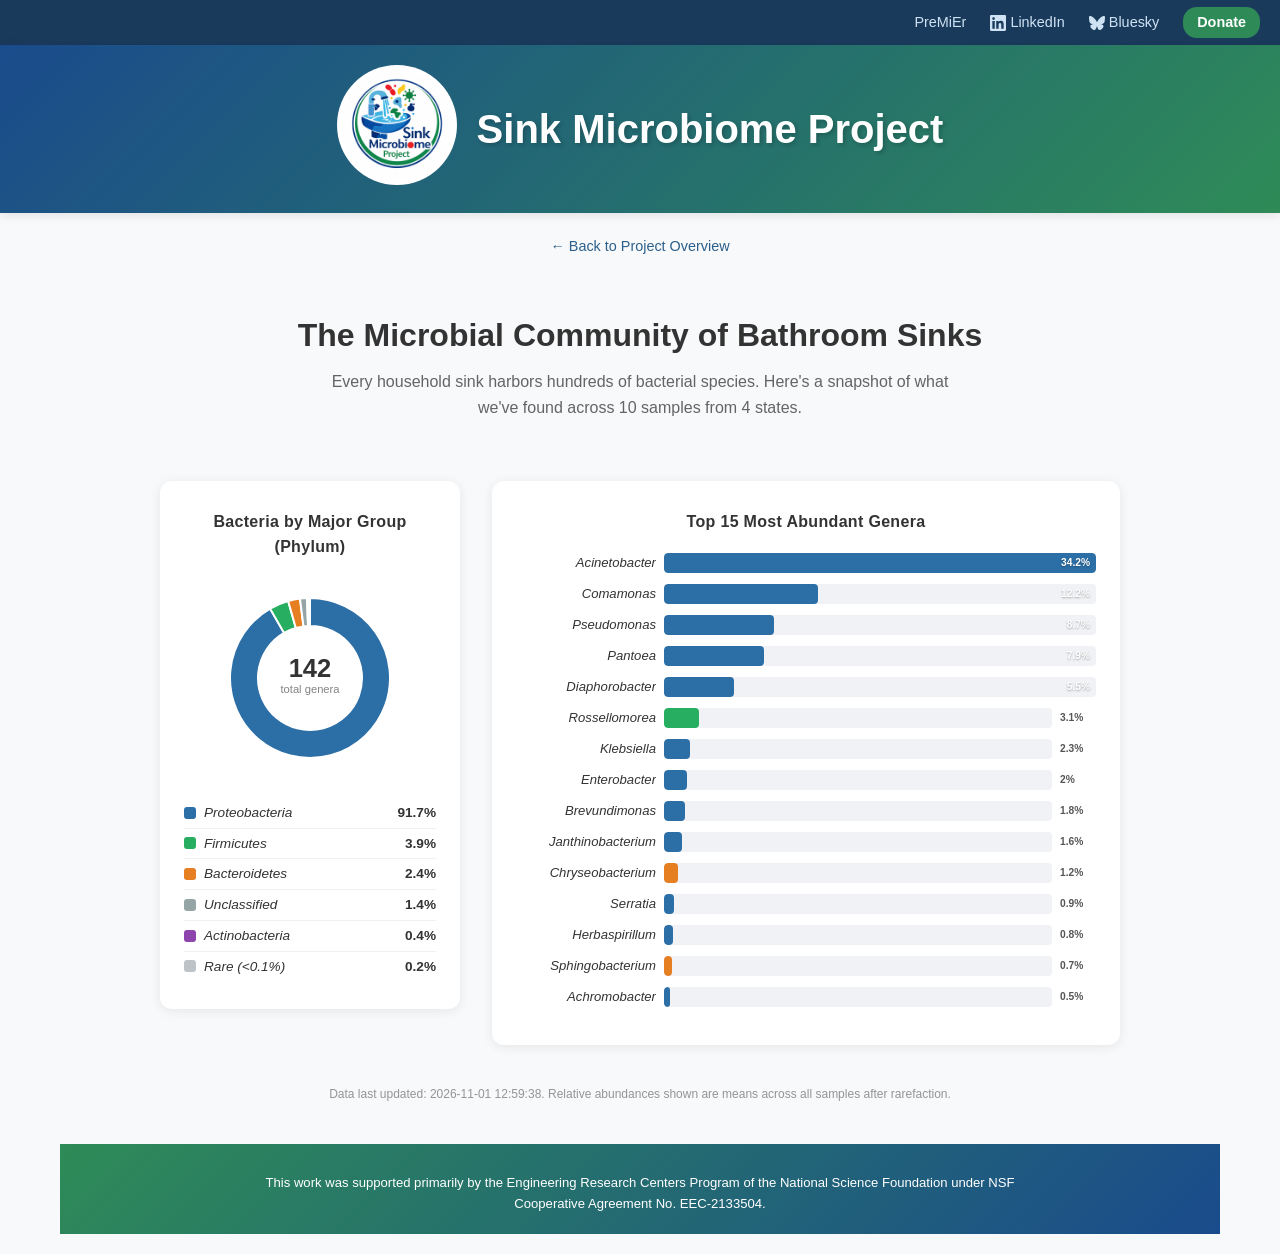
<file: website/microbes.html>
<!DOCTYPE html>
<html lang="en">
<head>
  <meta charset="UTF-8">
  <meta name="viewport" content="width=device-width, initial-scale=1.0">
  <title>Microbial Community – Sink Microbiome Project</title>
  <link rel="stylesheet" href="css/styles.css">
  <link rel="icon" type="image/png" href="assets/logo.png">
  <style>
    .microbes-hero { text-align: center; padding: 40px 20px 20px; }
    .microbes-hero h1 { margin-bottom: 8px; }
    .microbes-hero p  { max-width: 620px; margin: 0 auto; opacity: 0.75; font-size: 1em; }
    .back-link { text-align: center; margin: 0 0 12px; }
    .back-link a { font-size: 0.9em; color: #2c5f8a; text-decoration: none; }
    .back-link a:hover { text-decoration: underline; }
  </style>
</head>
<body>

<nav class="top-nav">
    <a href="https://premier-microbiome.org/" target="_blank" rel="noopener">PreMiEr</a>
    <a href="https://www.linkedin.com/company/premier-erc/" target="_blank" rel="noopener">
        <svg xmlns="http://www.w3.org/2000/svg" width="24" height="24" viewBox="0 0 24 24" fill="currentColor" style="vertical-align:middle;margin-right:4px;"><path d="M20.447 20.452h-3.554v-5.569c0-1.328-.027-3.037-1.852-3.037-1.853 0-2.136 1.445-2.136 2.939v5.667H9.351V9h3.414v1.561h.046c.477-.9 1.637-1.85 3.37-1.85 3.601 0 4.267 2.37 4.267 5.455v6.286zM5.337 7.433a2.062 2.062 0 0 1-2.063-2.065 2.064 2.064 0 1 1 2.063 2.065zm1.782 13.019H3.555V9h3.564v11.452zM22.225 0H1.771C.792 0 0 .774 0 1.729v20.542C0 23.227.792 24 1.771 24h20.451C23.2 24 24 23.227 24 22.271V1.729C24 .774 23.2 0 22.222 0h.003z"/></svg>LinkedIn
    </a>
    <a href="https://bsky.app/profile/premiererc.bsky.social" target="_blank" rel="noopener">
        <svg xmlns="http://www.w3.org/2000/svg" width="24" height="24" viewBox="0 0 24 24" fill="currentColor" style="vertical-align:middle;margin-right:4px;"><path d="M12 10.8c-1.087-2.114-4.046-6.053-6.798-7.995C2.566.944 1.561 1.266.902 1.565.139 1.908 0 3.08 0 3.768c0 .69.378 5.65.624 6.479.815 2.736 3.713 3.66 6.383 3.364.136-.02.275-.039.415-.056-.138.022-.276.04-.415.056-3.912.58-7.387 2.005-2.83 7.078 5.013 5.19 6.87-1.113 7.823-4.308.953 3.195 2.05 9.271 7.733 4.308 4.267-4.308 1.172-6.498-2.74-7.078a8.741 8.741 0 0 1-.415-.056c.14.017.279.036.415.056 2.67.297 5.568-.628 6.383-3.364.246-.828.624-5.79.624-6.478 0-.69-.139-1.861-.902-2.204-.659-.298-1.664-.62-4.3 1.24C16.046 4.748 13.087 8.687 12 10.8z"/></svg>Bluesky
    </a>
    <a href="donate.html" class="nav-donate">Donate</a>
</nav>

<header class="main-header">
  <div class="header-content">
    <a href="index.html">
      <img src="assets/logo.png" alt="Sink Microbiome Project Logo" class="logo">
    </a>
    <h1>Sink Microbiome Project</h1>
  </div>
</header>

<main class="container">

  <div class="back-link"><a href="index.html">← Back to Project Overview</a></div>

  <div class="microbes-hero">
    <h1>The Microbial Community of Bathroom Sinks</h1>
    <p>
      Every household sink harbors hundreds of bacterial species. Here's a snapshot
      of what we've found across <span id="hero-samples">—</span> samples from
      <span id="hero-states">—</span> states.
    </p>
  </div>

  <div class="figure-grid">

    <!-- Donut chart: Phyla -->
    <div class="figure-panel donut-panel">
      <h2>Bacteria by Major Group (Phylum)</h2>
      <div class="donut-wrap">
        <svg id="donut-svg" viewBox="0 0 200 200"></svg>
        <div class="donut-center">
          <div class="big" id="donut-total">—</div>
          <div class="small">total genera</div>
        </div>
      </div>
      <ul class="phylum-legend" id="phylum-legend"></ul>
    </div>

    <!-- Bar chart: Top genera -->
    <div class="figure-panel bar-panel">
      <h2>Top 15 Most Abundant Genera</h2>
      <div id="bar-chart"></div>
    </div>

  </div>

  <p class="figure-note" id="note-text"></p>

  <div class="updates-notice" style="text-align:center; padding: 20px;">
    <p class="funding-text">This work was supported primarily by the Engineering Research Centers Program of the National Science Foundation under NSF Cooperative Agreement No. EEC-2133504.</p>
  </div>

</main>

<script>
// ── Data (computed from OTU table) ──────────────────────────────────────────

var PHYLA = [
  { name: "Proteobacteria",  gtdb: "Pseudomonadota",  pct: 91.7, color: "#2c6ea6" },
  { name: "Firmicutes",      gtdb: "Bacillota",        pct: 3.9,  color: "#27ae60" },
  { name: "Bacteroidetes",   gtdb: "Bacteroidota",     pct: 2.4,  color: "#e67e22" },
  { name: "Unclassified",    gtdb: "Unclassified",     pct: 1.4,  color: "#95a5a6" },
  { name: "Actinobacteria",  gtdb: "Actinomycetota",   pct: 0.4,  color: "#8e44ad" },
  { name: "Rare (<0.1%)",    gtdb: "",                 pct: 0.2,  color: "#bdc3c7" }
];

var GENERA = [
  { genus: "Acinetobacter",      phylum: "Pseudomonadota", pct: 34.2 },
  { genus: "Comamonas",          phylum: "Pseudomonadota", pct: 12.2 },
  { genus: "Pseudomonas",        phylum: "Pseudomonadota", pct: 8.7  },
  { genus: "Pantoea",            phylum: "Pseudomonadota", pct: 7.9  },
  { genus: "Diaphorobacter",     phylum: "Pseudomonadota", pct: 5.5  },
  { genus: "Rossellomorea",      phylum: "Bacillota",      pct: 3.1  },
  { genus: "Klebsiella",         phylum: "Pseudomonadota", pct: 2.3  },
  { genus: "Enterobacter",       phylum: "Pseudomonadota", pct: 2.0  },
  { genus: "Brevundimonas",      phylum: "Pseudomonadota", pct: 1.8  },
  { genus: "Janthinobacterium",  phylum: "Pseudomonadota", pct: 1.6  },
  { genus: "Chryseobacterium",   phylum: "Bacteroidota",   pct: 1.2  },
  { genus: "Serratia",           phylum: "Pseudomonadota", pct: 0.9  },
  { genus: "Herbaspirillum",     phylum: "Pseudomonadota", pct: 0.8  },
  { genus: "Sphingobacterium",   phylum: "Bacteroidota",   pct: 0.7  },
  { genus: "Achromobacter",      phylum: "Pseudomonadota", pct: 0.5  }
];

var PHYLUM_COLOR = {};
PHYLA.forEach(function(p){ PHYLUM_COLOR[p.gtdb] = p.color; });
PHYLUM_COLOR["Pseudomonadota"] = "#2c6ea6";

// ── Fetch live summary for hero numbers ──────────────────────────────────────
fetch("../output/summary.json")
  .then(function(r){ return r.json(); })
  .then(function(d){
    document.getElementById("hero-samples").textContent = d.total_samples;
    document.getElementById("hero-states").textContent  = d.states.length;
    document.getElementById("note-text").textContent =
      "Data last updated: " + d.last_updated +
      ". Relative abundances shown are means across all samples after rarefaction.";
  }).catch(function(){});

// ── Donut chart (SVG) ────────────────────────────────────────────────────────
(function(){
  var svg   = document.getElementById("donut-svg");
  var cx = 100, cy = 100, r = 80, inner = 52;
  var total = PHYLA.reduce(function(s,p){ return s+p.pct; }, 0);
  var angle = -Math.PI/2;

  PHYLA.forEach(function(p){
    var sweep = (p.pct / total) * 2 * Math.PI;
    var x1 = cx + r * Math.cos(angle);
    var y1 = cy + r * Math.sin(angle);
    var x2 = cx + r * Math.cos(angle + sweep);
    var y2 = cy + r * Math.sin(angle + sweep);
    var xi1 = cx + inner * Math.cos(angle);
    var yi1 = cy + inner * Math.sin(angle);
    var xi2 = cx + inner * Math.cos(angle + sweep);
    var yi2 = cy + inner * Math.sin(angle + sweep);
    var large = sweep > Math.PI ? 1 : 0;

    var path = document.createElementNS("http://www.w3.org/2000/svg","path");
    path.setAttribute("d",
      "M " + x1  + " " + y1  +
      " A " + r     + " " + r     + " 0 " + large + " 1 " + x2  + " " + y2  +
      " L " + xi2 + " " + yi2 +
      " A " + inner + " " + inner + " 0 " + large + " 0 " + xi1 + " " + yi1 +
      " Z"
    );
    path.setAttribute("fill",  p.color);
    path.setAttribute("stroke","#fff");
    path.setAttribute("stroke-width","2");
    path.style.cursor = "pointer";
    path.setAttribute("title", p.name + ": " + p.pct + "%");

    // hover highlight
    path.addEventListener("mouseover", function(){
      this.setAttribute("opacity","0.82");
    });
    path.addEventListener("mouseout", function(){
      this.setAttribute("opacity","1");
    });

    svg.appendChild(path);
    angle += sweep;
  });

  // count unique genera for center label
  var uniqueGenera = new Set(GENERA.map(function(g){ return g.genus; }));
  document.getElementById("donut-total").textContent = "142";
})();

// ── Phylum legend ────────────────────────────────────────────────────────────
(function(){
  var ul = document.getElementById("phylum-legend");
  PHYLA.forEach(function(p){
    var li   = document.createElement("li");
    var dot  = document.createElement("span");
    dot.className = "legend-dot";  // shared class from styles.css
    dot.style.background = p.color;
    var name = document.createElement("span");
    name.className = "legend-name";
    name.textContent = p.name;
    var pct  = document.createElement("span");
    pct.className = "legend-pct";
    pct.textContent = p.pct + "%";
    li.appendChild(dot);
    li.appendChild(name);
    li.appendChild(pct);
    ul.appendChild(li);
  });
})();

// ── Bar chart ────────────────────────────────────────────────────────────────
(function(){
  var container = document.getElementById("bar-chart");
  var maxPct = GENERA[0].pct;

  GENERA.forEach(function(g, i){
    var color = PHYLUM_COLOR[g.phylum] || "#95a5a6";
    var widthPct = (g.pct / maxPct * 100).toFixed(1);
    var showInside = g.pct >= 4;

    var row = document.createElement("div");
    row.className = "bar-row";

    var label = document.createElement("div");
    label.className = "bar-label";
    label.textContent = g.genus;
    label.title = g.genus;

    var track = document.createElement("div");
    track.className = "bar-track";

    var fill = document.createElement("div");
    fill.className = "bar-fill";
    fill.style.width = "0%";
    fill.style.background = color;

    if (showInside) {
      var pctSpan = document.createElement("span");
      pctSpan.className = "bar-pct";
      pctSpan.textContent = g.pct + "%";
      fill.appendChild(pctSpan);
    }

    track.appendChild(fill);
    row.appendChild(label);
    row.appendChild(track);

    if (!showInside) {
      var outside = document.createElement("span");
      outside.className = "bar-pct outside";
      outside.textContent = g.pct + "%";
      row.appendChild(outside);
    }

    container.appendChild(row);

    // animate in
    setTimeout(function(){
      fill.style.width = widthPct + "%";
    }, 50 + i * 40);
  });
})();
</script>

</body>
</html>
</file>
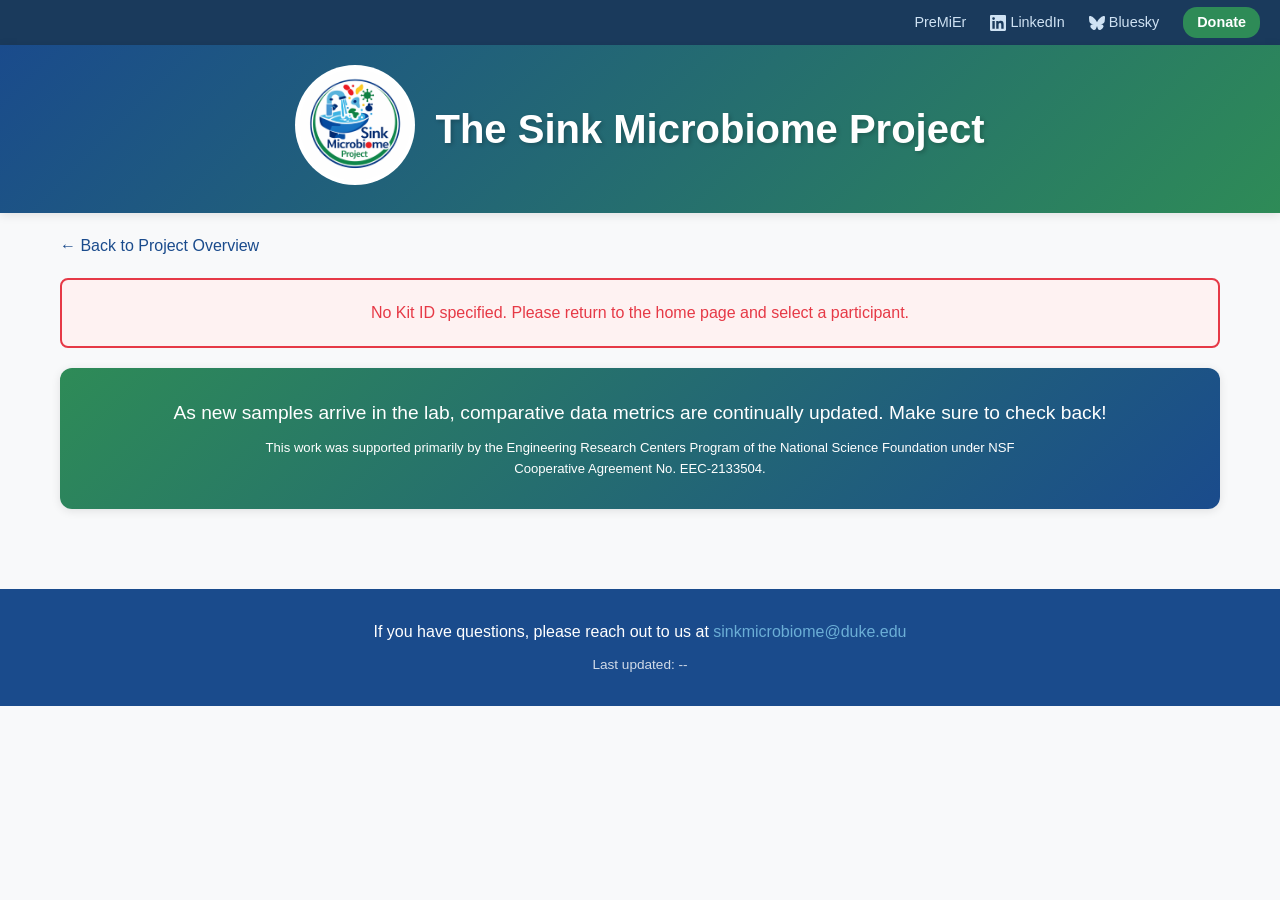
<file: website/participant.html>
<!DOCTYPE html>
<html lang="en">
<head>
    <meta charset="UTF-8">
    <meta name="viewport" content="width=device-width, initial-scale=1.0">
    <title>Your Results - The Sink Microbiome Project</title>
    <link rel="stylesheet" href="css/styles.css">
    <link rel="stylesheet" href="css/participant.css">
    <link rel="icon" type="image/png" href="assets/logo.png">
</head>
<body>
    <!-- Top Nav Links -->
    <nav class="top-nav">
        <a href="https://premier-microbiome.org/" target="_blank" rel="noopener">PreMiEr</a>
        <a href="https://www.linkedin.com/company/premier-erc/" target="_blank" rel="noopener">
            <svg xmlns="http://www.w3.org/2000/svg" width="24" height="24" viewBox="0 0 24 24" fill="currentColor" style="vertical-align:middle;margin-right:4px;"><path d="M20.447 20.452h-3.554v-5.569c0-1.328-.027-3.037-1.852-3.037-1.853 0-2.136 1.445-2.136 2.939v5.667H9.351V9h3.414v1.561h.046c.477-.9 1.637-1.85 3.37-1.85 3.601 0 4.267 2.37 4.267 5.455v6.286zM5.337 7.433a2.062 2.062 0 0 1-2.063-2.065 2.064 2.064 0 1 1 2.063 2.065zm1.782 13.019H3.555V9h3.564v11.452zM22.225 0H1.771C.792 0 0 .774 0 1.729v20.542C0 23.227.792 24 1.771 24h20.451C23.2 24 24 23.227 24 22.271V1.729C24 .774 23.2 0 22.222 0h.003z"/></svg>LinkedIn
        </a>
        <a href="https://bsky.app/profile/premiererc.bsky.social" target="_blank" rel="noopener">
            <svg xmlns="http://www.w3.org/2000/svg" width="24" height="24" viewBox="0 0 24 24" fill="currentColor" style="vertical-align:middle;margin-right:4px;"><path d="M12 10.8c-1.087-2.114-4.046-6.053-6.798-7.995C2.566.944 1.561 1.266.902 1.565.139 1.908 0 3.08 0 3.768c0 .69.378 5.65.624 6.479.815 2.736 3.713 3.66 6.383 3.364.136-.02.275-.039.415-.056-.138.022-.276.04-.415.056-3.912.58-7.387 2.005-2.83 7.078 5.013 5.19 6.87-1.113 7.823-4.308.953 3.195 2.05 9.271 7.733 4.308 4.267-4.308 1.172-6.498-2.74-7.078a8.741 8.741 0 0 1-.415-.056c.14.017.279.036.415.056 2.67.297 5.568-.628 6.383-3.364.246-.828.624-5.79.624-6.478 0-.69-.139-1.861-.902-2.204-.659-.298-1.664-.62-4.3 1.24C16.046 4.748 13.087 8.687 12 10.8z"/></svg>Bluesky
        </a>
        <a href="donate.html" class="nav-donate">Donate</a>
    </nav>

    <!-- Header -->
    <header class="main-header">
        <div class="header-content">
            <a href="index.html">
                <img src="assets/logo.png" alt="Sink Microbiome Project Logo" class="logo">
            </a>
            <h1>The Sink Microbiome Project</h1>
        </div>
    </header>

    <!-- Main Content -->
    <main class="container">
        <!-- Back Navigation -->
        <nav class="back-nav">
            <a href="index.html">&larr; Back to Project Overview</a>
        </nav>

        <!-- Participant Header -->
        <section class="participant-header">
            <h2>Results for Kit <span id="kit-id">--</span></h2>
            <input type="hidden" id="form-kit-id" value="">
            <p class="participant-location">
                <span id="state-name">--</span>
            </p>
        </section>

        <!-- Top Taxa -->
        <section class="top-taxa-section">
            <h2>Your Top 5 Bacterial Groups</h2>
            <p class="section-description">
                These are the most abundant bacteria found in your sink's drain sample.
            </p>
            <div class="taxa-list" id="top-taxa-list">
                <!-- Populated by JavaScript -->
            </div>
            <div class="taxa-summary">
                <p><strong>Total Taxa Recovered:</strong> <span id="total-taxa">--</span> different bacterial genera</p>
            </div>
        </section>

        <!-- Similarity Score -->
        <section class="similarity-section">
            <h2>Drain vs. Countertop Similarity</h2>
            <p class="section-description">
                This score shows how similar the bacterial communities are between your sink's drain
                and the countertop.
            </p>
            <div class="similarity-display">
                <div class="similarity-gauge">
                    <div class="gauge-fill" id="similarity-fill"></div>
                </div>
                <div class="similarity-value">
                    <span id="similarity-score">--</span>%
                </div>
            </div>
            <p class="similarity-interpretation" id="similarity-interpretation">
                <!-- Interpretation text -->
            </p>
        </section>

        <!-- Alpha Diversity -->
        <section class="diversity-section">
            <h2>How Diverse Is Your Sink?</h2>
            <p class="section-description">
                Species richness is the number of unique bacterial species found in your sample (e.g., <i>Staphylococcus epidermidis</i>, 
                a beneficial inhabitant of the skin). A higher percentile means your sink has more diverse bacterial 
                communities than most other sinks in this study.
            </p>
            <div class="percentile-bars">
                <div class="percentile-item">
                    <div class="percentile-label">
                        <span class="metric-name">Species Richness</span>
                        <span class="percentile-value" id="richness-percentile">--</span>
                    </div>
                    <div class="percentile-bar">
                        <div class="percentile-fill" id="richness-fill"></div>
                        <div class="percentile-marker" id="richness-marker"></div>
                    </div>
                </div>
            </div>
        </section>

        <!-- Community Comparison -->
        <section class="beta-section">
            <h2>How Does Your Sink Compare to Others?</h2>
            <p class="section-description">
                These scores show how similar your sink's bacterial community is to other sinks in our study. Higher values mean more similar communities. Values range from 0 (completely different) to 1 (identical).
            </p>
            <div class="beta-comparison">
                <div class="beta-card">
                    <h3>Compared to Your State</h3>
                    <div class="beta-value" id="same-state-value">--</div>
                    <p class="beta-label">Average similarity to other <span id="state-compare">--</span> sinks</p>
                </div>
                <div class="beta-card">
                    <h3>Compared to Other States</h3>
                    <div class="beta-value" id="other-state-value">--</div>
                    <p class="beta-label">Average similarity to sinks in other states</p>
                </div>
            </div>
            <p class="beta-interpretation" id="beta-interpretation">
                <!-- Interpretation text -->
            </p>
        </section>

        <!-- Functional Guilds -->
        <section class="guilds-section">
            <h2>What Are Your Bacteria Doing?</h2>
            <p class="section-description">
                Bacteria can perform a range of functions, produce specific compounds, and be commonly associated with certain environments. Identifying their functional groups and common environments can help us to better understand how sink usage might influence the species that are able to survive and identify their potential source. These percentiles show how your sink compares to others for each category.
            </p>
            <div class="guilds-list" id="guilds-list">
                <!-- Populated by JavaScript -->
            </div>
        </section>


        <!-- Updates Notice -->
        <section class="updates-notice">
            <p class="update-text">
                As new samples arrive in the lab, comparative data metrics are continually updated. Make sure to check back!
            </p>
            <p class="funding-text">This work was supported primarily by the Engineering Research Centers Program of the National Science Foundation under NSF Cooperative Agreement No. EEC-2133504.</p>
        </section>
    </main>

    <!-- Footer -->
    <footer class="main-footer">
        <p class="contact-text">
            If you have questions, please reach out to us at
            <a href="mailto:sinkmicrobiome@duke.edu">sinkmicrobiome@duke.edu</a>
        </p>
        <p class="last-updated">Last updated: <span id="last-updated">--</span></p>
    </footer>

    <script src="js/participant.js"></script>
</body>
</html>
</file>
<file: website/css/styles.css>
/* =============================================================================
   Sink Microbiome Project - Website Styles
   ============================================================================= */

/* CSS Variables */
:root {
    --primary-blue: #1a4b8c;
    --primary-green: #2e8b57;
    --light-blue: #6baed6;
    --accent-red: #e63946;
    --background: #f8f9fa;
    --white: #ffffff;
    --text-dark: #333333;
    --text-light: #666666;
    --border-color: #dee2e6;
    --shadow: 0 2px 10px rgba(0, 0, 0, 0.1);
    --shadow-hover: 0 4px 20px rgba(0, 0, 0, 0.15);
}

/* Reset and Base Styles */
* {
    margin: 0;
    padding: 0;
    box-sizing: border-box;
}

body {
    font-family: 'Segoe UI', Tahoma, Geneva, Verdana, sans-serif;
    line-height: 1.6;
    color: var(--text-dark);
    background-color: var(--background);
}

/* Top Nav */
.top-nav {
    background-color: #1a3a5c;
    padding: 7px 20px;
    display: flex;
    justify-content: flex-end;
    align-items: center;
    gap: 24px;
}

.top-nav a {
    color: #cfe2f3;
    text-decoration: none;
    font-size: 0.9rem;
    font-weight: 500;
    display: inline-flex;
    align-items: center;
    transition: color 0.2s;
}

.top-nav a:hover {
    color: #ffffff;
}

.top-nav svg {
    width: 16px;
    height: 16px;
}

/* Funding statement */
.funding-text {
    font-size: 0.82rem;
    color: #ffffff;
    text-align: center;
    max-width: 800px;
    margin: 8px auto 0;
    padding: 0 20px;
}

/* Microbial community figure (shared between index and microbes pages) */
.figure-grid {
    display: flex;
    flex-wrap: wrap;
    gap: 32px;
    justify-content: center;
    align-items: flex-start;
    max-width: 1000px;
    margin: 40px auto;
    padding: 0 20px;
}
.figure-panel {
    background: #fff;
    border-radius: 12px;
    box-shadow: 0 2px 12px rgba(0,0,0,.08);
    padding: 28px 24px;
}
.figure-panel h2 {
    font-size: 1em;
    font-weight: 700;
    margin: 0 0 18px;
    text-align: center;
    letter-spacing: .02em;
}
.donut-panel { flex: 0 0 300px; }
.bar-panel    { flex: 1 1 400px; min-width: 280px; }
.donut-wrap   { position: relative; width: 200px; height: 200px; margin: 0 auto 20px; }
.donut-wrap svg { width: 100%; height: 100%; overflow: visible; }
.donut-center {
    position: absolute; top: 50%; left: 50%;
    transform: translate(-50%,-50%);
    text-align: center; pointer-events: none;
}
.donut-center .big   { font-size: 1.6em; font-weight: 700; line-height: 1; }
.donut-center .small { font-size: 0.7em; opacity: .6; }
.phylum-legend { list-style: none; margin: 0; padding: 0; }
.phylum-legend li {
    display: flex; align-items: center; gap: 8px;
    font-size: 0.85em; padding: 4px 0;
    border-bottom: 1px solid #f0f0f0;
}
.phylum-legend li:last-child { border-bottom: none; }
.legend-dot  { width: 12px; height: 12px; border-radius: 3px; flex-shrink: 0; }
.legend-name { flex: 1; font-style: italic; }
.legend-pct  { font-weight: 600; white-space: nowrap; }
.bar-row {
    display: flex; align-items: center; gap: 8px;
    margin-bottom: 10px; font-size: 0.82em;
}
.bar-label {
    width: 140px; flex-shrink: 0;
    text-align: right; font-style: italic;
    overflow: hidden; text-overflow: ellipsis; white-space: nowrap;
}
.bar-track {
    flex: 1; background: #f0f2f5; border-radius: 4px; height: 20px;
    position: relative; overflow: hidden;
}
.bar-fill   { height: 100%; border-radius: 4px; transition: width .6s ease; }
.bar-pct {
    position: absolute; right: 6px; top: 50%;
    transform: translateY(-50%);
    font-size: 0.78em; font-weight: 600; color: #fff;
    text-shadow: 0 1px 2px rgba(0,0,0,.3);
}
.bar-pct.outside {
    position: static; transform: none;
    color: #555; text-shadow: none; flex-shrink: 0; width: 36px;
    font-size: 0.78em; font-weight: 600;
}
.figure-note {
    text-align: center; font-size: 0.75em; opacity: .5;
    margin: 0 auto 40px; max-width: 700px; padding: 0 20px;
}
.bar-desc {
    margin-left: 148px;
    font-size: 0.72em;
    color: #777;
    font-style: italic;
    margin-top: -4px;
    margin-bottom: 8px;
    line-height: 1.4;
}
@media (max-width: 600px) {
    .bar-desc { margin-left: 108px; }
}

/* Video section */
.video-section {
    text-align: left;
}
.video-section h2 {
    text-align: left;
}
.video-section p {
    text-align: left;
}
.video-embed {
    position: relative;
    aspect-ratio: 16 / 9;
    max-width: 640px;
    overflow: hidden;
    margin: 16px auto 0;
    border-radius: 10px;
    box-shadow: var(--shadow);
}
.video-embed iframe {
    position: absolute;
    top: 0; left: 0;
    width: 100%; height: 100%;
    border: 0;
    border-radius: 10px;
}

/* Drain–countertop similarity strip chart */
.sim-chart-container {
    position: relative;
    max-width: 800px;
    margin: 0 auto;
}
#sim-chart {
    width: 100%;
    height: auto;
    display: block;
}
.sim-tooltip {
    position: absolute;
    background: rgba(26, 75, 140, 0.92);
    color: #fff;
    padding: 7px 12px;
    border-radius: 6px;
    font-size: 0.82rem;
    line-height: 1.4;
    pointer-events: none;
    z-index: 100;
    white-space: nowrap;
    box-shadow: 0 2px 8px rgba(0,0,0,0.2);
}

/* Bubble map */
.map-section {
    overflow: hidden;
}
.map-container {
    position: relative;
    max-width: 860px;
    margin: 0 auto;
}
#us-bubble-map {
    width: 100%;
    height: auto;
    display: block;
}
.map-tooltip {
    position: absolute;
    background: rgba(26, 75, 140, 0.92);
    color: #fff;
    padding: 7px 12px;
    border-radius: 6px;
    font-size: 0.82rem;
    pointer-events: none;
    z-index: 100;
    white-space: nowrap;
    box-shadow: 0 2px 8px rgba(0,0,0,0.2);
}
@media (max-width: 600px) {
    .bar-label { width: 100px; font-size: 0.75em; }
}

/* Header */
.main-header {
    background: linear-gradient(135deg, var(--primary-blue) 0%, var(--primary-green) 100%);
    color: var(--white);
    padding: 20px 0;
    box-shadow: var(--shadow);
}

.header-content {
    max-width: 1200px;
    margin: 0 auto;
    padding: 0 20px;
    display: flex;
    align-items: center;
    justify-content: center;
    gap: 20px;
}

.logo {
    width: 120px;
    height: 120px;
    border-radius: 50%;
    background: var(--white);
    padding: 5px;
}

.main-header h1 {
    font-size: 2.5rem;
    font-weight: 700;
    text-shadow: 2px 2px 4px rgba(0, 0, 0, 0.2);
}

/* Main Container */
.container {
    max-width: 1200px;
    margin: 0 auto;
    padding: 20px;
}

/* Section Styles */
section {
    background: var(--white);
    border-radius: 12px;
    padding: 30px;
    margin-bottom: 30px;
    box-shadow: var(--shadow);
}

section h2 {
    color: var(--primary-blue);
    font-size: 1.8rem;
    margin-bottom: 20px;
    padding-bottom: 10px;
    border-bottom: 3px solid var(--primary-green);
}

/* Project Intro */
.project-intro {
    background: linear-gradient(135deg, #e8f4f8 0%, #f0f8f0 100%);
    border-left: 5px solid var(--primary-green);
}

.intro-text {
    font-size: 1.2rem;
    color: var(--text-dark);
    line-height: 1.8;
    text-align: justify;
}

/* Stats Grid */
.stats-grid {
    display: grid;
    grid-template-columns: repeat(auto-fit, minmax(200px, 1fr));
    gap: 20px;
}

.stat-card {
    background: linear-gradient(135deg, var(--primary-blue) 0%, var(--light-blue) 100%);
    color: var(--white);
    padding: 30px;
    border-radius: 12px;
    text-align: center;
    transition: transform 0.3s ease;
}

.stat-card:hover {
    transform: translateY(-5px);
}

.stat-number {
    font-size: 3rem;
    font-weight: 700;
    margin-bottom: 10px;
}

.stat-label {
    font-size: 1rem;
    opacity: 0.9;
}

/* Map Section */
.map-section {
    min-height: 400px;
}

#map-container {
    height: 350px;
    border-radius: 8px;
    overflow: hidden;
    border: 2px solid var(--border-color);
}

.map-placeholder {
    height: 100%;
    display: flex;
    align-items: center;
    justify-content: center;
    background: #e9ecef;
    color: var(--text-light);
}

/* County Grid */
.county-grid {
    display: grid;
    grid-template-columns: repeat(auto-fit, minmax(250px, 1fr));
    gap: 20px;
}

.county-card {
    background: var(--background);
    border: 2px solid var(--border-color);
    border-radius: 8px;
    padding: 20px;
    transition: all 0.3s ease;
}

.county-card:hover {
    border-color: var(--primary-green);
    box-shadow: var(--shadow-hover);
}

.county-card h3 {
    color: var(--primary-blue);
    margin-bottom: 15px;
    font-size: 1.3rem;
}

.county-stat {
    display: flex;
    justify-content: space-between;
    padding: 8px 0;
    border-bottom: 1px solid var(--border-color);
}

.county-stat:last-child {
    border-bottom: none;
}

/* Top Taxa Section */
.taxa-list {
    display: flex;
    flex-direction: column;
    gap: 15px;
}

.taxa-item {
    display: flex;
    align-items: flex-start;
    background: var(--background);
    border-radius: 8px;
    padding: 15px 20px;
    transition: all 0.3s ease;
}

.taxa-item:hover {
    background: #e8f4f8;
}

.taxa-rank {
    width: 40px;
    height: 40px;
    background: var(--primary-green);
    color: var(--white);
    border-radius: 50%;
    display: flex;
    align-items: center;
    justify-content: center;
    font-weight: 700;
    margin-right: 20px;
}

.taxa-name {
    flex: 1;
    font-size: 1.1rem;
    font-style: italic;
}

.taxa-abundance {
    font-weight: 700;
    color: var(--primary-blue);
}

.taxa-description {
    font-size: 0.82rem;
    color: var(--text-light);
    font-style: normal;
    margin-top: 3px;
    margin-bottom: 4px;
}

.taxa-bar {
    height: 8px;
    background: linear-gradient(90deg, var(--primary-green) 0%, var(--light-blue) 100%);
    border-radius: 4px;
    margin-top: 6px;
}

/* Lookup Section */
.lookup-section {
    text-align: center;
}

.lookup-section h2 {
    text-align: left;
}

.lookup-form {
    display: flex;
    justify-content: center;
    gap: 15px;
    margin-top: 20px;
    flex-wrap: wrap;
}

.lookup-form input {
    padding: 15px 20px;
    font-size: 1.1rem;
    border: 2px solid var(--border-color);
    border-radius: 8px;
    width: 250px;
    transition: border-color 0.3s ease;
}

.lookup-form input:focus {
    outline: none;
    border-color: var(--primary-green);
}

.lookup-form button,
.submit-btn {
    padding: 15px 30px;
    font-size: 1.1rem;
    background: var(--primary-green);
    color: var(--white);
    border: none;
    border-radius: 8px;
    cursor: pointer;
    transition: all 0.3s ease;
}

.lookup-form button:hover,
.submit-btn:hover {
    background: var(--primary-blue);
    transform: translateY(-2px);
}

.error-message {
    color: var(--accent-red);
    margin-top: 15px;
    font-weight: 500;
}

/* Participants Grid */
.participants-grid {
    display: grid;
    grid-template-columns: repeat(auto-fill, minmax(120px, 1fr));
    gap: 15px;
    margin-top: 20px;
}

.participant-card {
    background: var(--background);
    border: 2px solid var(--border-color);
    border-radius: 8px;
    padding: 20px;
    text-align: center;
    cursor: pointer;
    transition: all 0.3s ease;
    text-decoration: none;
    color: var(--text-dark);
}

.participant-card:hover {
    border-color: var(--primary-green);
    background: #e8f4f8;
    transform: translateY(-3px);
}

.participant-card .kit-id {
    font-size: 2.2rem;
    font-weight: 700;
    color: var(--primary-blue);
}

.participant-card .county {
    font-size: 0.85rem;
    color: var(--text-light);
    margin-top: 5px;
}

/* Hypothesis Section */
.hypothesis-section {
    background: linear-gradient(135deg, #f0f8f0 0%, #e8f4f8 100%);
}

.hypothesis-section h2 {
    text-align: center;
    border-bottom: none;
    color: var(--primary-green);
}

.hypothesis-form {
    max-width: 600px;
    margin: 0 auto;
}

.form-group {
    margin-bottom: 20px;
}

.form-group label {
    display: block;
    margin-bottom: 8px;
    font-weight: 500;
    color: var(--text-dark);
}

.form-group input,
.form-group textarea {
    width: 100%;
    padding: 12px 15px;
    font-size: 1rem;
    border: 2px solid var(--border-color);
    border-radius: 8px;
    font-family: inherit;
    transition: border-color 0.3s ease;
}

.form-group input:focus,
.form-group textarea:focus {
    outline: none;
    border-color: var(--primary-green);
}

.form-group textarea {
    resize: vertical;
    min-height: 120px;
}

.submit-btn {
    width: 100%;
    margin-top: 10px;
}

/* Updates Notice */
.updates-notice {
    background: linear-gradient(135deg, var(--primary-green) 0%, var(--primary-blue) 100%);
    color: var(--white);
    text-align: center;
}

.update-text {
    font-size: 1.2rem;
    font-weight: 500;
}

/* Footer */
.main-footer {
    background: var(--primary-blue);
    color: var(--white);
    text-align: center;
    padding: 30px 20px;
    margin-top: 30px;
}

.contact-text {
    font-size: 1rem;
    margin-bottom: 10px;
}

.contact-text a {
    color: var(--light-blue);
    text-decoration: none;
}

.contact-text a:hover {
    text-decoration: underline;
}

.last-updated {
    font-size: 0.85rem;
    opacity: 0.8;
}

/* Responsive Design */
@media (max-width: 768px) {
    .header-content {
        flex-direction: column;
        text-align: center;
    }

    .main-header h1 {
        font-size: 1.8rem;
    }

    .logo {
        width: 100px;
        height: 100px;
    }

    section {
        padding: 20px;
    }

    section h2 {
        font-size: 1.4rem;
    }

    .stat-number {
        font-size: 2rem;
    }

    .lookup-form {
        flex-direction: column;
        align-items: center;
    }

    .lookup-form input {
        width: 100%;
        max-width: 300px;
    }
}

/* Donate nav link (highlighted CTA) */
.top-nav a.nav-donate {
    background: var(--primary-green);
    color: #fff !important;
    padding: 4px 14px;
    border-radius: 14px;
    font-weight: 600;
    transition: background 0.2s, color 0.2s;
}
.top-nav a.nav-donate:hover {
    background: #236b43;
    color: #fff !important;
}

/* Donation teaser section on index */
.donate-teaser {
    background: linear-gradient(135deg, #f0f8f0 0%, #e8f4f8 100%);
    border-left: 5px solid var(--primary-blue);
    text-align: center;
}
.donate-teaser h2 { border-bottom-color: var(--primary-blue); }
.donate-teaser p  { max-width: 680px; margin: 0 auto 20px; color: var(--text-dark); }
.donate-teaser-tiers {
    display: flex;
    flex-wrap: wrap;
    justify-content: center;
    gap: 12px;
    margin: 20px 0;
}
.teaser-tier {
    background: #fff;
    border: 2px solid var(--border-color);
    border-radius: 10px;
    padding: 12px 18px;
    min-width: 110px;
    text-align: center;
    font-size: 0.88rem;
}
.teaser-tier .t-amount {
    font-size: 1.3rem;
    font-weight: 700;
    color: var(--primary-blue);
    display: block;
}
.teaser-tier .t-label {
    color: var(--text-light);
    font-size: 0.8rem;
    margin-top: 2px;
    display: block;
}

/* Donate page — tier cards */
.tier-grid {
    display: grid;
    grid-template-columns: repeat(auto-fill, minmax(210px, 1fr));
    gap: 22px;
    margin: 24px 0;
}
.tier-card {
    background: var(--background);
    border: 2px solid var(--border-color);
    border-radius: 12px;
    padding: 24px 18px 18px;
    display: flex;
    flex-direction: column;
    gap: 8px;
    transition: all 0.25s ease;
}
.tier-card:hover {
    border-color: var(--primary-green);
    box-shadow: var(--shadow-hover);
    transform: translateY(-3px);
}
.tier-card.featured {
    border-color: var(--primary-blue);
    border-width: 2.5px;
    background: #fff;
}
.tier-amount {
    font-size: 2rem;
    font-weight: 700;
    color: var(--primary-blue);
    line-height: 1;
}
.tier-name {
    font-size: 0.95rem;
    font-weight: 700;
    color: var(--text-dark);
    margin-bottom: 4px;
}
.tier-desc {
    font-size: 0.85rem;
    color: var(--text-light);
    flex: 1;
    line-height: 1.5;
}
.tier-desc ul {
    margin: 6px 0 0 16px;
    padding: 0;
}
.tier-desc li { margin-bottom: 3px; }
.tier-btn {
    display: block;
    text-align: center;
    padding: 10px 14px;
    background: var(--primary-green);
    color: #fff;
    border-radius: 8px;
    text-decoration: none;
    font-weight: 600;
    font-size: 0.9rem;
    transition: background 0.2s;
    margin-top: 12px;
}
.tier-btn:hover { background: var(--primary-blue); }

/* Donation instructions numbered list */
.donate-steps {
    list-style: none;
    padding: 0;
    margin: 16px 0;
    counter-reset: dstep;
}
.donate-steps > li {
    counter-increment: dstep;
    display: flex;
    gap: 14px;
    align-items: flex-start;
    margin-bottom: 14px;
    font-size: 0.95rem;
}
.donate-steps > li::before {
    content: counter(dstep);
    background: var(--primary-blue);
    color: #fff;
    min-width: 26px;
    height: 26px;
    border-radius: 50%;
    display: flex;
    align-items: center;
    justify-content: center;
    font-weight: 700;
    font-size: 0.82rem;
    flex-shrink: 0;
    margin-top: 2px;
}
.donate-steps > li > ul {
    margin: 8px 0 0 0;
    padding-left: 18px;
    font-size: 0.9rem;
}
.donate-steps > li > ul > li {
    margin-bottom: 4px;
}
.alert-box {
    background: #fff8e1;
    border-left: 4px solid #f9a825;
    border-radius: 6px;
    padding: 14px 18px;
    margin: 16px 0;
    font-size: 0.92rem;
    line-height: 1.6;
}
.alert-box strong { color: #7b5800; }
.disclaimers-list {
    list-style: disc;
    margin: 10px 0 0 20px;
    padding: 0;
}
.disclaimers-list li {
    margin-bottom: 8px;
    font-size: 0.88rem;
    color: var(--text-light);
    line-height: 1.55;
}

/* Loading Animation */
.loading {
    display: inline-block;
    width: 20px;
    height: 20px;
    border: 3px solid var(--border-color);
    border-radius: 50%;
    border-top-color: var(--primary-green);
    animation: spin 1s ease-in-out infinite;
}

@keyframes spin {
    to {
        transform: rotate(360deg);
    }
}
</file>
<file: website/css/participant.css>
/* =============================================================================
   Sink Microbiome Project - Participant Page Styles
   ============================================================================= */

/* Back Navigation */
.back-nav {
    margin-bottom: 20px;
}

.back-nav a {
    color: var(--primary-blue);
    text-decoration: none;
    font-weight: 500;
    display: inline-flex;
    align-items: center;
    gap: 5px;
    transition: color 0.3s ease;
}

.back-nav a:hover {
    color: var(--primary-green);
}

/* Participant Header */
.participant-header {
    text-align: center;
    background: linear-gradient(135deg, #e8f4f8 0%, #f0f8f0 100%);
    border-left: 5px solid var(--primary-green);
}

.participant-header h2 {
    border-bottom: none;
    font-size: 2.2rem;
    margin-bottom: 10px;
}

.participant-location {
    font-size: 1.3rem;
    color: var(--text-light);
}

/* Section Description */
.section-description {
    color: var(--text-light);
    margin-bottom: 25px;
    font-size: 1rem;
    line-height: 1.6;
}

/* Top Taxa Section */
.taxa-summary {
    margin-top: 25px;
    padding: 15px 20px;
    background: var(--background);
    border-radius: 8px;
    text-align: center;
    font-size: 1.1rem;
}

/* Similarity Section */
.similarity-display {
    display: flex;
    align-items: center;
    gap: 30px;
    margin: 30px 0;
}

.similarity-gauge {
    flex: 1;
    height: 30px;
    background: linear-gradient(90deg, #e74c3c 0%, #f39c12 50%, #27ae60 100%);
    border-radius: 15px;
    position: relative;
    overflow: hidden;
}

.gauge-fill {
    position: absolute;
    top: 0;
    left: 0;
    height: 100%;
    width: 0%;
    background: rgba(255, 255, 255, 0.3);
    border-right: 4px solid var(--white);
    transition: width 1s ease-out;
}

.similarity-value {
    font-size: 3rem;
    font-weight: 700;
    color: var(--primary-blue);
    min-width: 120px;
    text-align: center;
}

.similarity-interpretation {
    text-align: center;
    font-size: 1.1rem;
    color: var(--text-dark);
    padding: 15px;
    background: var(--background);
    border-radius: 8px;
    margin-top: 15px;
}

/* Alpha Diversity Percentile Bars */
.percentile-bars {
    display: flex;
    flex-direction: column;
    gap: 30px;
}

.percentile-item {
    background: var(--background);
    padding: 20px;
    border-radius: 8px;
}

.percentile-label {
    display: flex;
    justify-content: space-between;
    align-items: center;
    margin-bottom: 10px;
}

.metric-name {
    font-size: 1.2rem;
    font-weight: 600;
    color: var(--primary-blue);
}

.percentile-value {
    font-size: 1.4rem;
    font-weight: 700;
    color: var(--primary-green);
}

.percentile-bar {
    height: 24px;
    background: linear-gradient(90deg,
        #3498db 0%,
        #2ecc71 25%,
        #f1c40f 50%,
        #e67e22 75%,
        #e74c3c 100%
    );
    border-radius: 12px;
    position: relative;
    overflow: visible;
}

.percentile-fill {
    position: absolute;
    top: 0;
    left: 0;
    height: 100%;
    width: 0%;
    background: rgba(0, 0, 0, 0.1);
    transition: width 1s ease-out;
}

.percentile-marker {
    position: absolute;
    top: -8px;
    width: 4px;
    height: 40px;
    background: var(--text-dark);
    border-radius: 2px;
    transform: translateX(-50%);
    box-shadow: 0 2px 8px rgba(0, 0, 0, 0.3);
    transition: left 1s ease-out;
}

.percentile-marker::before {
    content: '';
    position: absolute;
    top: -6px;
    left: 50%;
    transform: translateX(-50%);
    border-left: 8px solid transparent;
    border-right: 8px solid transparent;
    border-bottom: 8px solid var(--text-dark);
}

.metric-description {
    margin-top: 12px;
    font-size: 0.9rem;
    color: var(--text-light);
}

/* Beta Diversity Section */
.beta-comparison {
    display: grid;
    grid-template-columns: repeat(auto-fit, minmax(250px, 1fr));
    gap: 20px;
    margin: 25px 0;
}

.beta-card {
    background: var(--background);
    padding: 25px;
    border-radius: 12px;
    text-align: center;
    border: 2px solid var(--border-color);
    transition: all 0.3s ease;
}

.beta-card:hover {
    border-color: var(--primary-green);
}

.beta-card h3 {
    color: var(--primary-blue);
    margin-bottom: 15px;
    font-size: 1.1rem;
}

.beta-value {
    font-size: 2.5rem;
    font-weight: 700;
    color: var(--primary-green);
    margin-bottom: 10px;
}

.beta-label {
    font-size: 0.9rem;
    color: var(--text-light);
}

.beta-interpretation {
    text-align: center;
    font-size: 1.1rem;
    color: var(--text-dark);
    padding: 15px;
    background: var(--background);
    border-radius: 8px;
}

/* Functional Guilds Section */
.guilds-list {
    display: flex;
    flex-direction: column;
    gap: 20px;
}

.guild-item {
    background: var(--background);
    padding: 20px;
    border-radius: 8px;
    transition: all 0.3s ease;
}

.guild-item:hover {
    background: #e8f4f8;
}

.guild-header {
    display: flex;
    justify-content: space-between;
    align-items: center;
    margin-bottom: 8px;
}

.guild-name {
    font-size: 1.1rem;
    font-weight: 600;
    color: var(--primary-blue);
}

.guild-percentile {
    font-size: 1.2rem;
    font-weight: 700;
    color: var(--primary-green);
}

.guild-bar-container {
    height: 16px;
    background: #e9ecef;
    border-radius: 8px;
    overflow: hidden;
    position: relative;
}

.guild-bar {
    height: 100%;
    background: linear-gradient(90deg, var(--primary-green) 0%, var(--light-blue) 100%);
    border-radius: 8px;
    width: 0%;
    transition: width 1s ease-out;
}

.guild-description {
    margin-top: 10px;
    font-size: 0.9rem;
    color: var(--text-light);
    line-height: 1.5;
}

/* Guild Colors */
.guild-item[data-guild="personal_care"] .guild-bar {
    background: linear-gradient(90deg, #9b59b6 0%, #8e44ad 100%);
}

.guild-item[data-guild="moisture"] .guild-bar {
    background: linear-gradient(90deg, #3498db 0%, #2980b9 100%);
}

.guild-item[data-guild="disinfectant"] .guild-bar {
    background: linear-gradient(90deg, #e74c3c 0%, #c0392b 100%);
}

.guild-item[data-guild="odor"] .guild-bar {
    background: linear-gradient(90deg, #f39c12 0%, #d35400 100%);
}

.guild-item[data-guild="skin"] .guild-bar {
    background: linear-gradient(90deg, #1abc9c 0%, #16a085 100%);
}

.guild-item[data-guild="oral"] .guild-bar {
    background: linear-gradient(90deg, #e91e63 0%, #c2185b 100%);
}

/* No Data State */
.no-data {
    text-align: center;
    padding: 30px;
    color: var(--text-light);
    font-style: italic;
}

/* Error State */
.error-banner {
    background: #fef2f2;
    border: 2px solid var(--accent-red);
    border-radius: 8px;
    padding: 20px;
    text-align: center;
    margin-bottom: 20px;
}

.error-banner p {
    color: var(--accent-red);
    font-weight: 500;
    margin: 0;
}

/* Loading State */
.loading-state {
    text-align: center;
    padding: 50px;
    color: var(--text-light);
}

/* Responsive */
@media (max-width: 768px) {
    .participant-header h2 {
        font-size: 1.6rem;
    }

    .similarity-display {
        flex-direction: column;
    }

    .similarity-value {
        font-size: 2.5rem;
    }

    .beta-value {
        font-size: 2rem;
    }

    .guild-header {
        flex-direction: column;
        align-items: flex-start;
        gap: 5px;
    }
}
</file>
